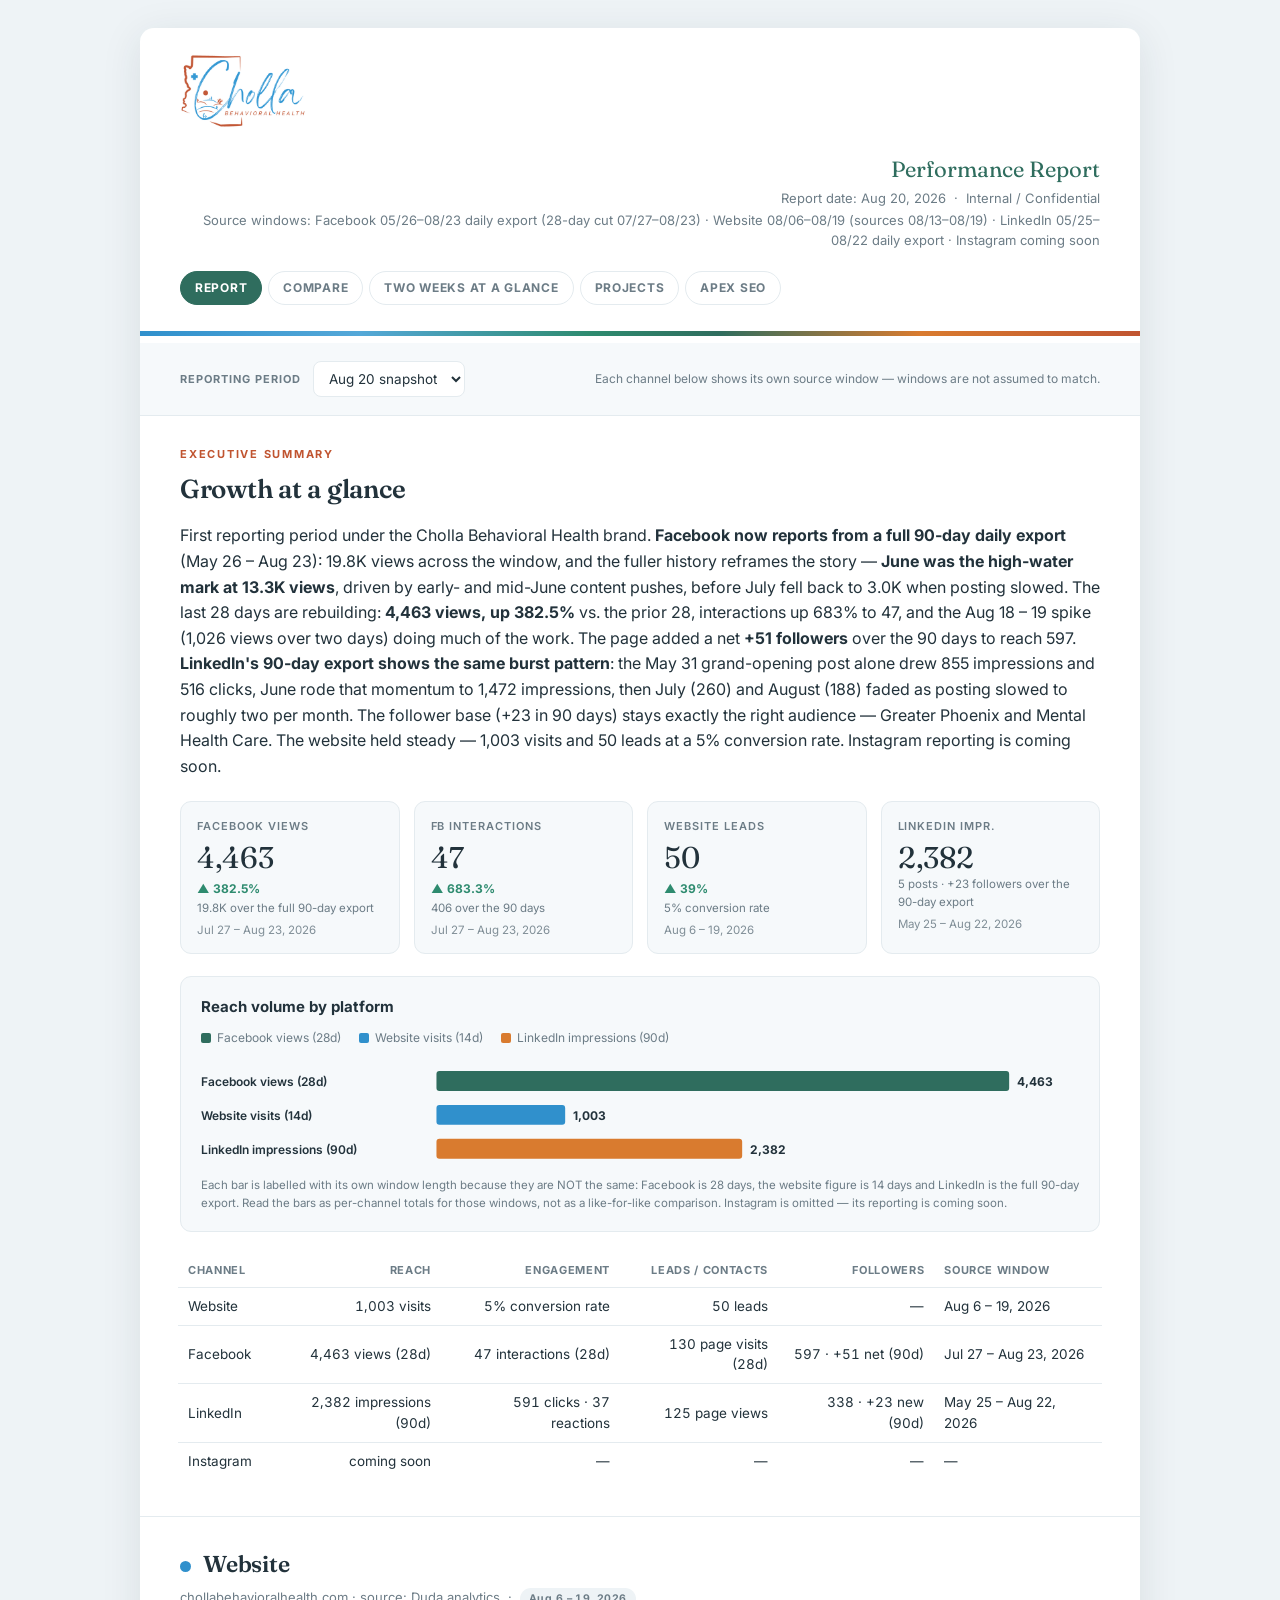
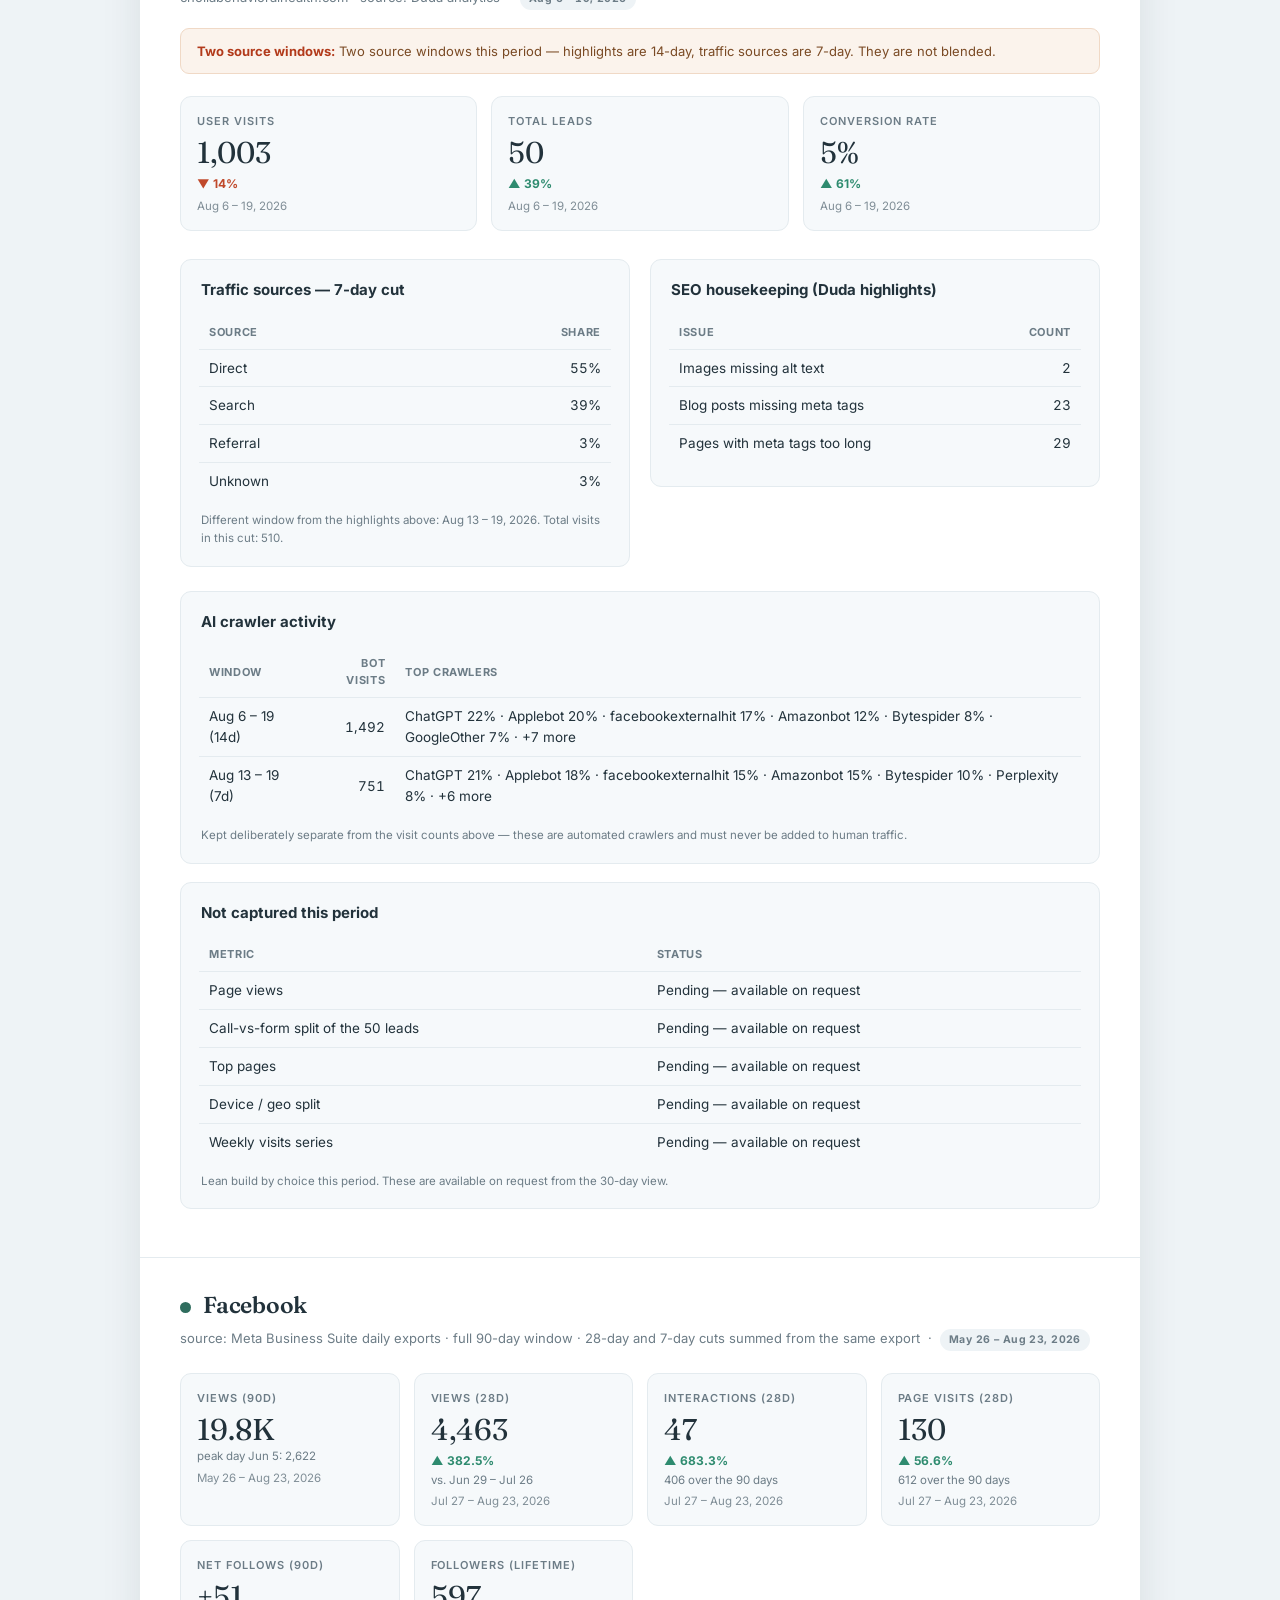
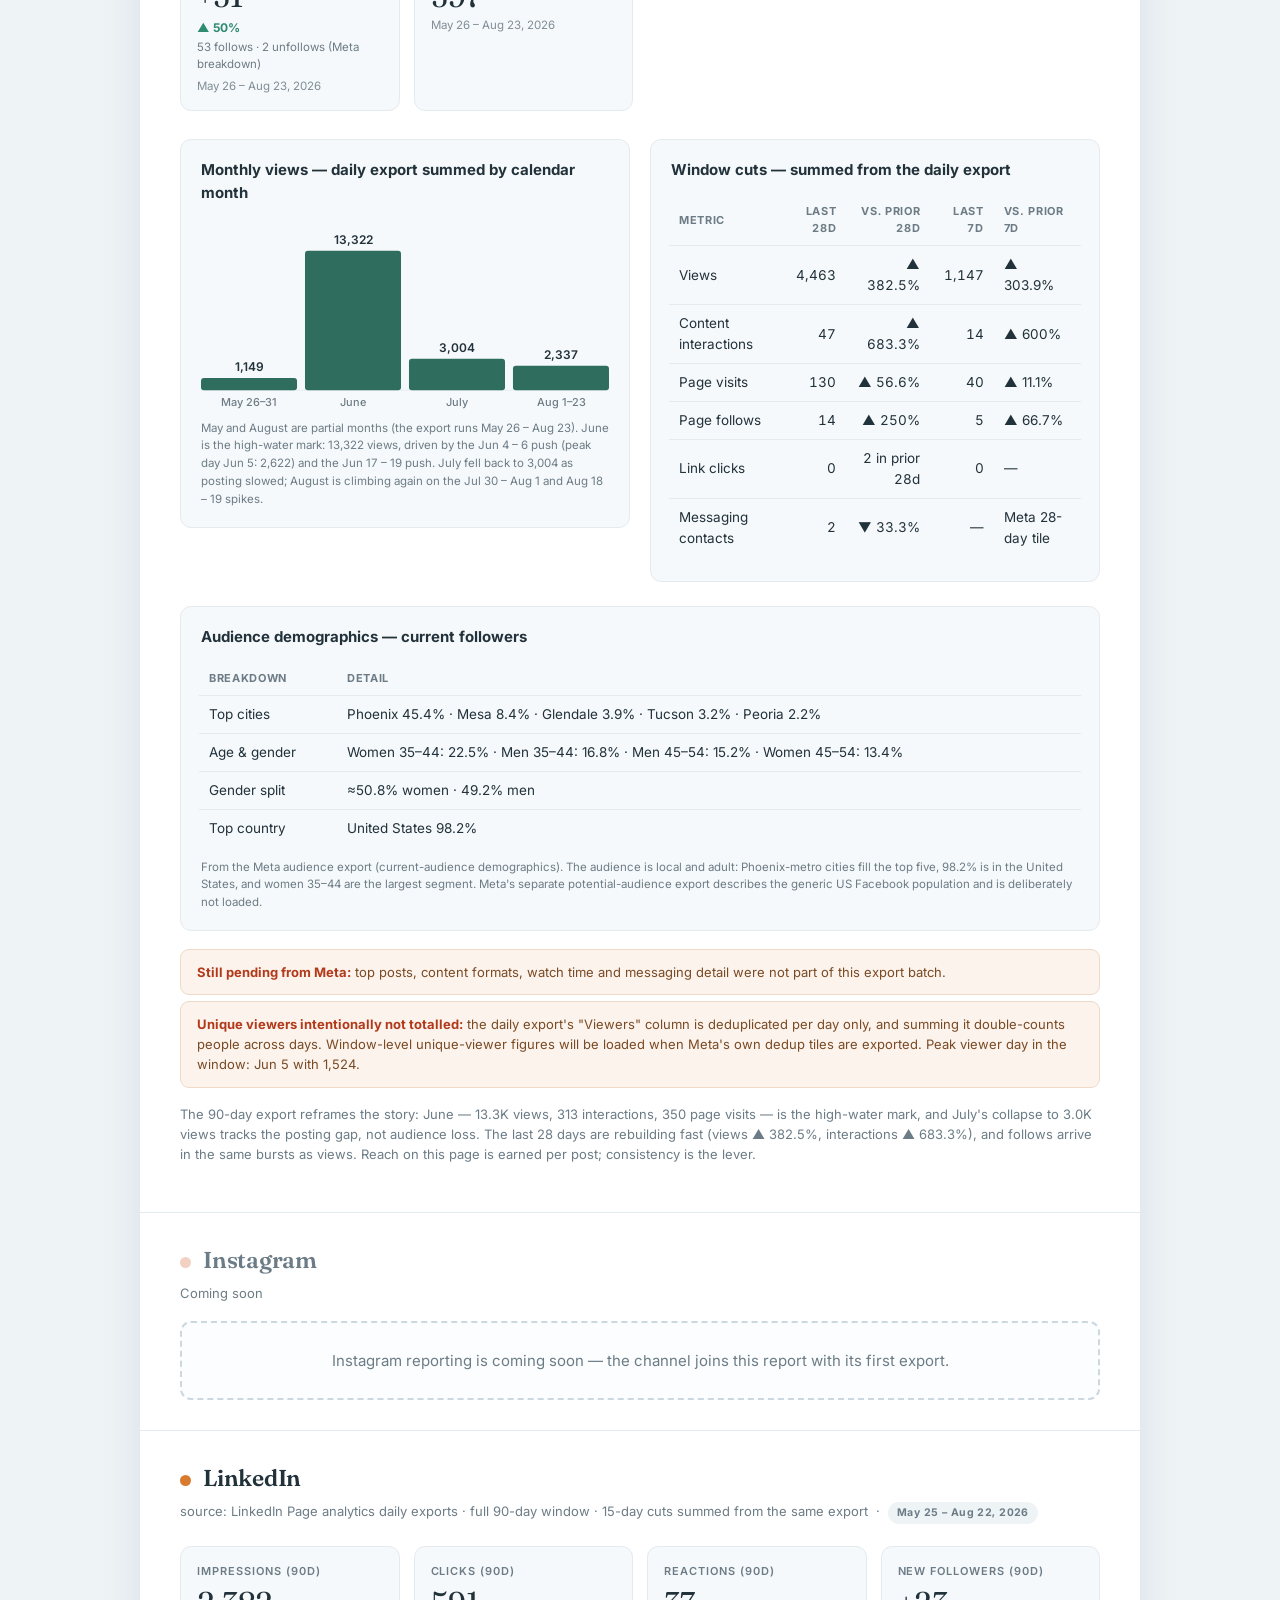
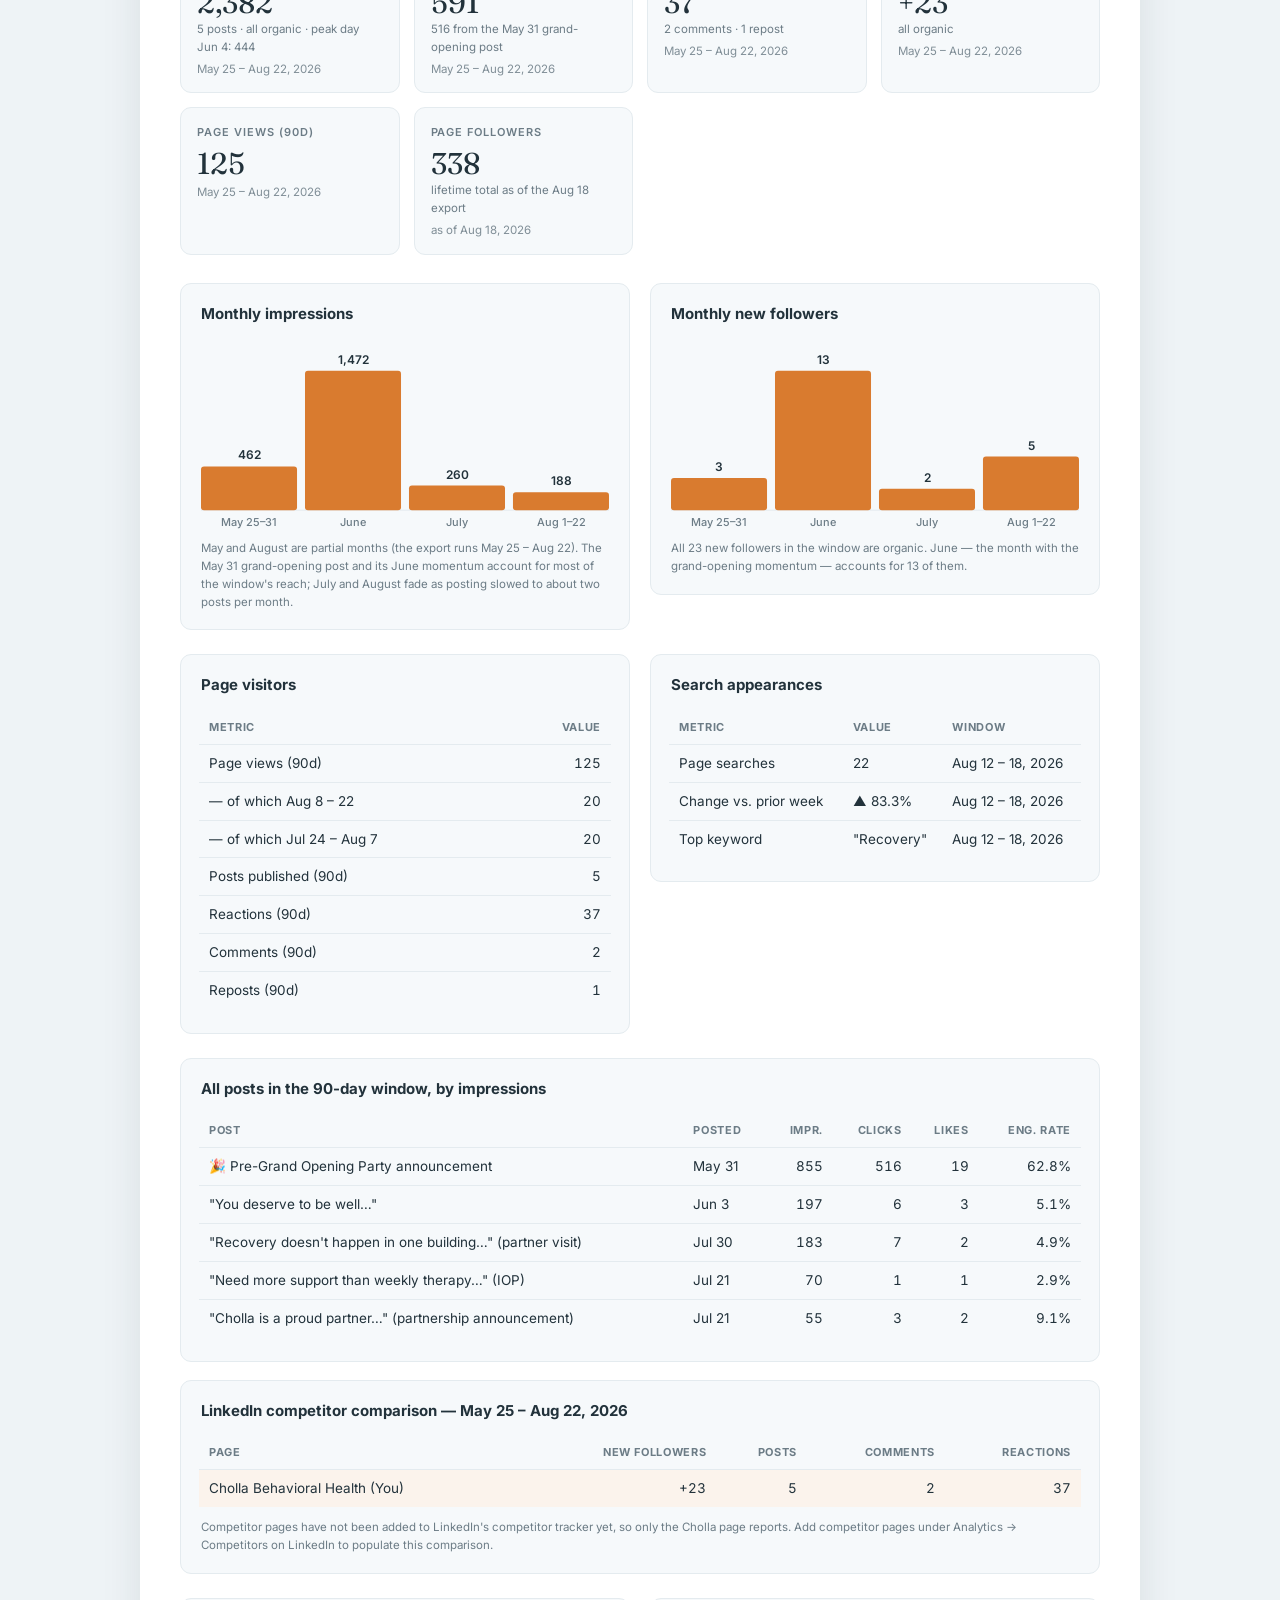
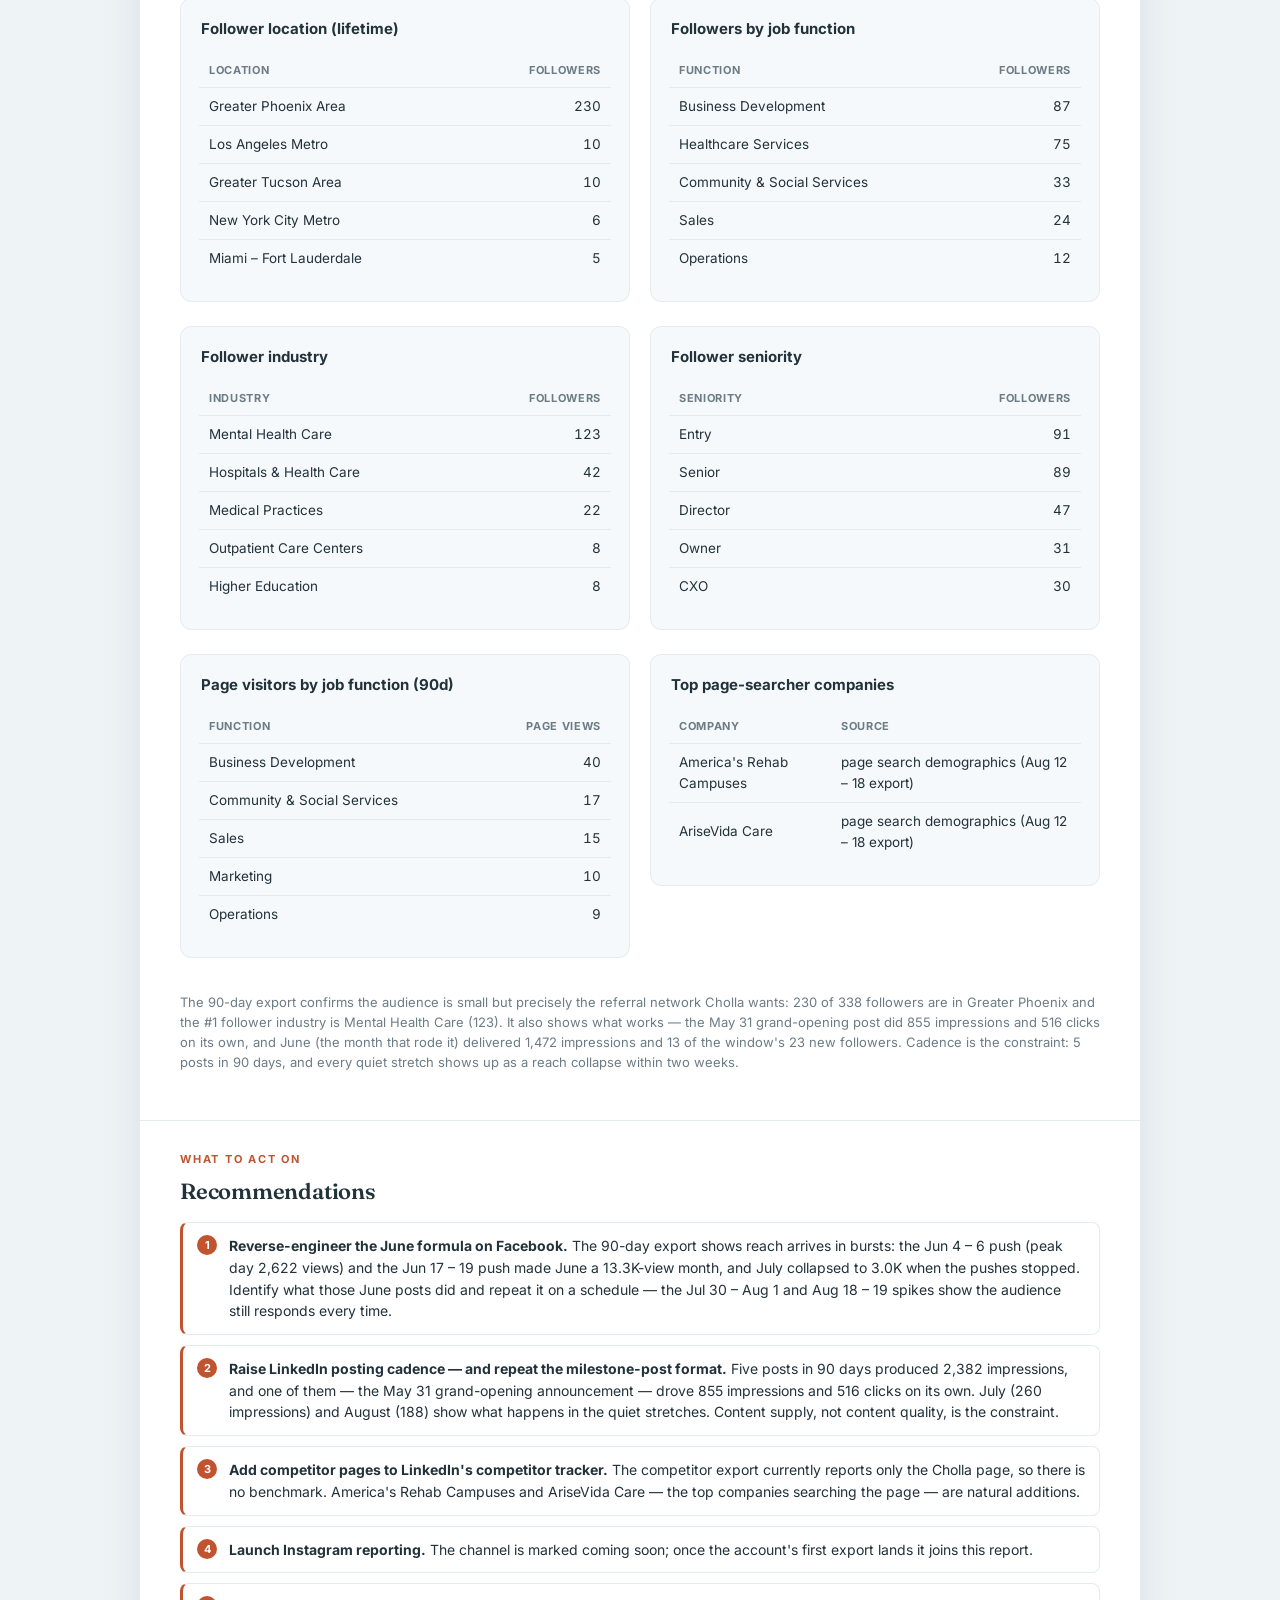
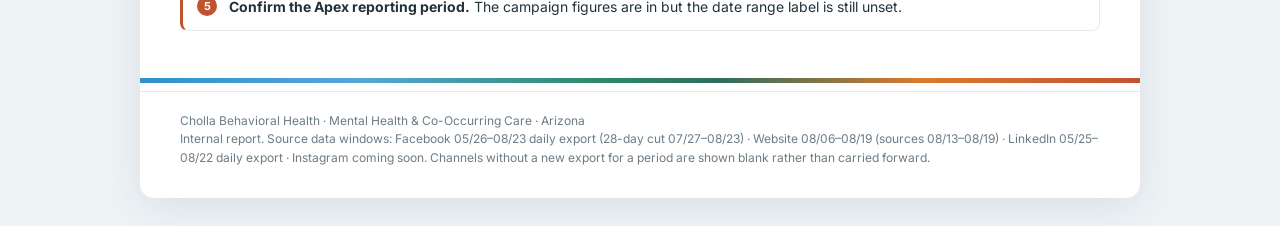
<file: index.html>
<!DOCTYPE html>
<html lang="en"><head><meta charset="utf-8">
<meta name="viewport" content="width=device-width, initial-scale=1">
<title>Cholla Behavioral Health — Performance Report</title>
<link rel="preconnect" href="https://fonts.googleapis.com">
<link href="https://fonts.googleapis.com/css2?family=Fraunces:opsz,wght@9..144,500;9..144,600&family=Inter:wght@400;500;600;700&display=swap" rel="stylesheet">
<link rel="stylesheet" href="report.css">
</head>
<body><div class="sheet" id="sheet"></div>
<script src="data.js"></script>
<script src="ui.js"></script>
<script>
/* ── channel section renderers ───────────────────────────────────────── */
function renderWebsite(c) {
  var meta = CHANNEL_META.website;
  if (!c.measured) { return mutedSection('website', c); }
  var s = '<section>' + sechead(meta.name, meta.color, c.source, c.window) +
    (c.windowNote ? '<div class="warn" style="margin:0 0 16px"><b>Two source windows:</b> ' + esc(c.windowNote) + '</div>' : '') +
    kpis(c.kpis, c.kpis.length === 3 ? 3 : null);

  if (c.weekly) {
    s += grid2(
      card(c.weekly.title, vbar(c.weekly.series, meta.color, chartW(true)), c.weekly.note),
      card(c.sources.title, table(c.sources.head, c.sources.rows), c.sources.note)
    );
  } else {
    s += grid2(
      card(c.sources.title, table(c.sources.head, c.sources.rows), c.sources.note),
      card(c.seo.title, table(c.seo.head, c.seo.rows))
    );
  }
  if (c.topPages) { s += card(c.topPages.title, table(c.topPages.head, c.topPages.rows)); }
  if (c.crawlers) { s += card(c.crawlers.title, table(c.crawlers.head, c.crawlers.rows), c.crawlers.note); }
  if (c.pending) {
    s += card('Not captured this period',
      table(['Metric', 'Status'], c.pending.map(function (x) { return [x, 'Pending — available on request']; })),
      c.pendingNote);
  }
  if (c.footnote) { s += '<p class="sub">' + c.footnote + '</p>'; }
  return s + '</section>';
}

function renderFacebook(c) {
  var meta = CHANNEL_META.facebook;
  if (!c.measured) { return mutedSection('facebook', c); }
  var s = '<section>' + sechead(meta.name, meta.color, c.source, c.window) + kpis(c.kpis);

  s += grid2(
    card(c.weekly.title, vbar(c.weekly.series, meta.color, chartW(true)), c.weekly.note),
    c.formats
      ? card(c.formats.title, hbar(c.formats.series, { barX: c.formats.barX, color: meta.color, W: chartW(true) }), c.formats.note)
      : card(c.supporting.title, table(c.supporting.head, c.supporting.rows))
  );
  if (c.topPosts) {
    s += c.peers
      ? grid2(card(c.topPosts.title, table(c.topPosts.head, c.topPosts.rows)),
              card(c.peers.title, table(c.peers.head, c.peers.rows), c.peers.note))
      : card(c.topPosts.title, table(c.topPosts.head, c.topPosts.rows));
  }
  if (c.audience) { s += card(c.audience.title, table(c.audience.head, c.audience.rows), c.audience.note); }
  if (c.pendingNote) { s += '<div class="warn">' + c.pendingNote + '</div>'; }
  if (c.warn) { s += '<div class="warn">' + c.warn + '</div>'; }
  if (c.footnote) { s += '<p class="sub" style="margin-top:16px">' + c.footnote + '</p>'; }
  return s + '</section>';
}

function renderInstagram(c) {
  var meta = CHANNEL_META.instagram;
  if (!c.measured) { return mutedSection('instagram', c); }
  return '<section>' + sechead(meta.name, meta.color, c.source, c.window) +
    kpis(c.kpis) +
    grid2(
      card(c.weekly.title, vbar(c.weekly.series, meta.color, chartW(true))),
      card(c.viewSources.title, table(c.viewSources.head, c.viewSources.rows), c.viewSources.note)
    ) +
  '</section>';
}

function renderLinkedIn(c) {
  var meta = CHANNEL_META.linkedin;
  if (!c.measured) { return mutedSection('linkedin', c); }
  var s = '<section>' + sechead(meta.name, meta.color, c.source, c.window) + kpis(c.kpis);

  if (c.weekly) {
    s += grid2(card(c.weekly.title, vbar(c.weekly.series, meta.color, chartW(true)), c.weekly.note),
               card(c.visitors.title, table(c.visitors.head, c.visitors.rows)));
    if (c.search) { s += card(c.search.title, table(c.search.head, c.search.rows)); }
  } else if (c.monthly) {
    s += grid2(card(c.monthly.title, vbar(c.monthly.series, meta.color, chartW(true)), c.monthly.note),
               card(c.monthlyFollowers.title, vbar(c.monthlyFollowers.series, meta.color, chartW(true)), c.monthlyFollowers.note));
    s += grid2(card(c.visitors.title, table(c.visitors.head, c.visitors.rows)),
               card(c.search.title, table(c.search.head, c.search.rows)));
  }

  s += card(c.topPosts.title, table(c.topPosts.head, c.topPosts.rows));

  if (c.showCompetitors) {
    s += card(COMPETITORS.title + ' — ' + COMPETITORS.window,
      table(COMPETITORS.head, COMPETITORS.rows, { highlight: COMPETITORS.youIndex }),
      COMPETITORS.note);
  }

  if (c.location && c.jobFunction) {
    s += grid2(card(c.location.title, table(c.location.head, c.location.rows)),
               card(c.jobFunction.title, table(c.jobFunction.head, c.jobFunction.rows)));
  }
  if (c.industry && c.seniority) {
    s += grid2(card(c.industry.title, table(c.industry.head, c.industry.rows)),
               card(c.seniority.title, table(c.seniority.head, c.seniority.rows)));
  }
  if (c.visitorFunction && c.searchingCompanies) {
    s += grid2(card(c.visitorFunction.title, table(c.visitorFunction.head, c.visitorFunction.rows)),
               card(c.searchingCompanies.title, table(c.searchingCompanies.head, c.searchingCompanies.rows)));
  }
  if (c.warn) { s += '<div class="warn">' + c.warn + '</div>'; }
  if (c.footnote) { s += '<p class="sub" style="margin-top:16px">' + c.footnote + '</p>'; }
  return s + '</section>';
}

function mutedSection(key, c) {
  var meta = CHANNEL_META[key];
  if (c.comingSoon) {
    return '<section class="muted">' +
      '<div class="sechead"><span class="dot" style="background:' + meta.color + '"></span><h2>' + meta.name + '</h2></div>' +
      '<p class="sub">Coming soon</p>' +
      '<div class="placeholder">' + meta.name + ' reporting is coming soon — the channel joins this report with its first export.</div>' +
    '</section>';
  }
  return '<section class="muted">' +
    '<div class="sechead"><span class="dot" style="background:' + meta.color + '"></span><h2>' + meta.name + '</h2></div>' +
    '<p class="sub">' + (c.pending ? 'Verified export pending' : 'No export available for this reporting period') + '</p>' +
    (c.pending ? pendingExport(c.plannedWindow, c.lastWindow) : noExport(c.lastWindow)) +
  '</section>';
}

/* ── executive summary ───────────────────────────────────────────────── */
function renderSummary(snap) {
  var s = snap.summary;
  var legend = '<div class="legend">';
  s.reach.forEach(function (d) { legend += '<span><i style="background:' + d.color + '"></i>' + esc(d.label) + '</span>'; });
  legend += '</div>';

  return '<section>' +
    '<div class="eyebrow">Executive summary</div>' +
    '<h2 style="font-size:26px;margin:6px 0 0">Growth at a glance</h2>' +
    '<p class="lead">' + s.lead + '</p>' +
    kpis(s.kpis) +
    '<div class="card"><h3>Reach volume by platform</h3>' + legend + hbar(s.reach, { barX: 150, W: chartW(false) }) +
      (s.reachNote ? '<p class="note" style="font-size:11.5px;color:var(--muted);margin:6px 0 0">' + s.reachNote + '</p>' : '') +
    '</div>' +
    table(s.rollup.head, s.rollup.rows, { numeric: function (i) { return i > 0 && i < 5; } }) +
  '</section>';
}

function renderRecommendations(snap) {
  var s = '<section><div class="eyebrow">What to act on</div>' +
          '<h2 style="font-size:22px;margin:6px 0 14px">Recommendations</h2><ol class="flags">';
  snap.recommendations.forEach(function (r) { s += '<li>' + r + '</li>'; });
  return s + '</ol></section>';
}

/* ── period selector + full render ───────────────────────────────────── */
function periodBar(currentId) {
  var s = '<div class="periodbar"><label for="period">Reporting period</label>' +
          '<select id="period" aria-label="Reporting period">';
  REPORT_ORDER.forEach(function (id) {
    s += '<option value="' + id + '"' + (id === currentId ? ' selected' : '') + '>' + esc(REPORTS[id].label) + '</option>';
  });
  s += '</select><span class="meta">Each channel below shows its own source window — windows are not assumed to match.</span></div>';
  return s;
}

function render(id) {
  _current = id;
  var snap = REPORTS[id];
  var ch = snap.channels;
  document.getElementById('sheet').innerHTML =
    pageHeader('Performance Report',
      'Report date: ' + esc(snap.reportDate) + ' &nbsp;·&nbsp; Internal / Confidential',
      'Source windows: ' + esc(snap.dataLine), 'report') +
    periodBar(id) +
    renderSummary(snap) +
    renderWebsite(ch.website) +
    renderFacebook(ch.facebook) +
    renderInstagram(ch.instagram) +
    renderLinkedIn(ch.linkedin) +
    renderRecommendations(snap) +
    pageFooter(snap.dataLine);

  applyDataLabels();
  document.getElementById('period').addEventListener('change', function () {
    render(this.value);
    document.getElementById('period').focus();
  });
  document.title = 'Cholla Behavioral Health — ' + snap.label;
}

var _current = REPORT_ORDER[0], _w = 0, _t;
function renderCurrent() { _w = chartW(false); render(_current); }
window.addEventListener('resize', function () {
  clearTimeout(_t);
  _t = setTimeout(function () { if (chartW(false) !== _w) { renderCurrent(); } }, 180);
});
renderCurrent();
</script>
</body></html>
</file>
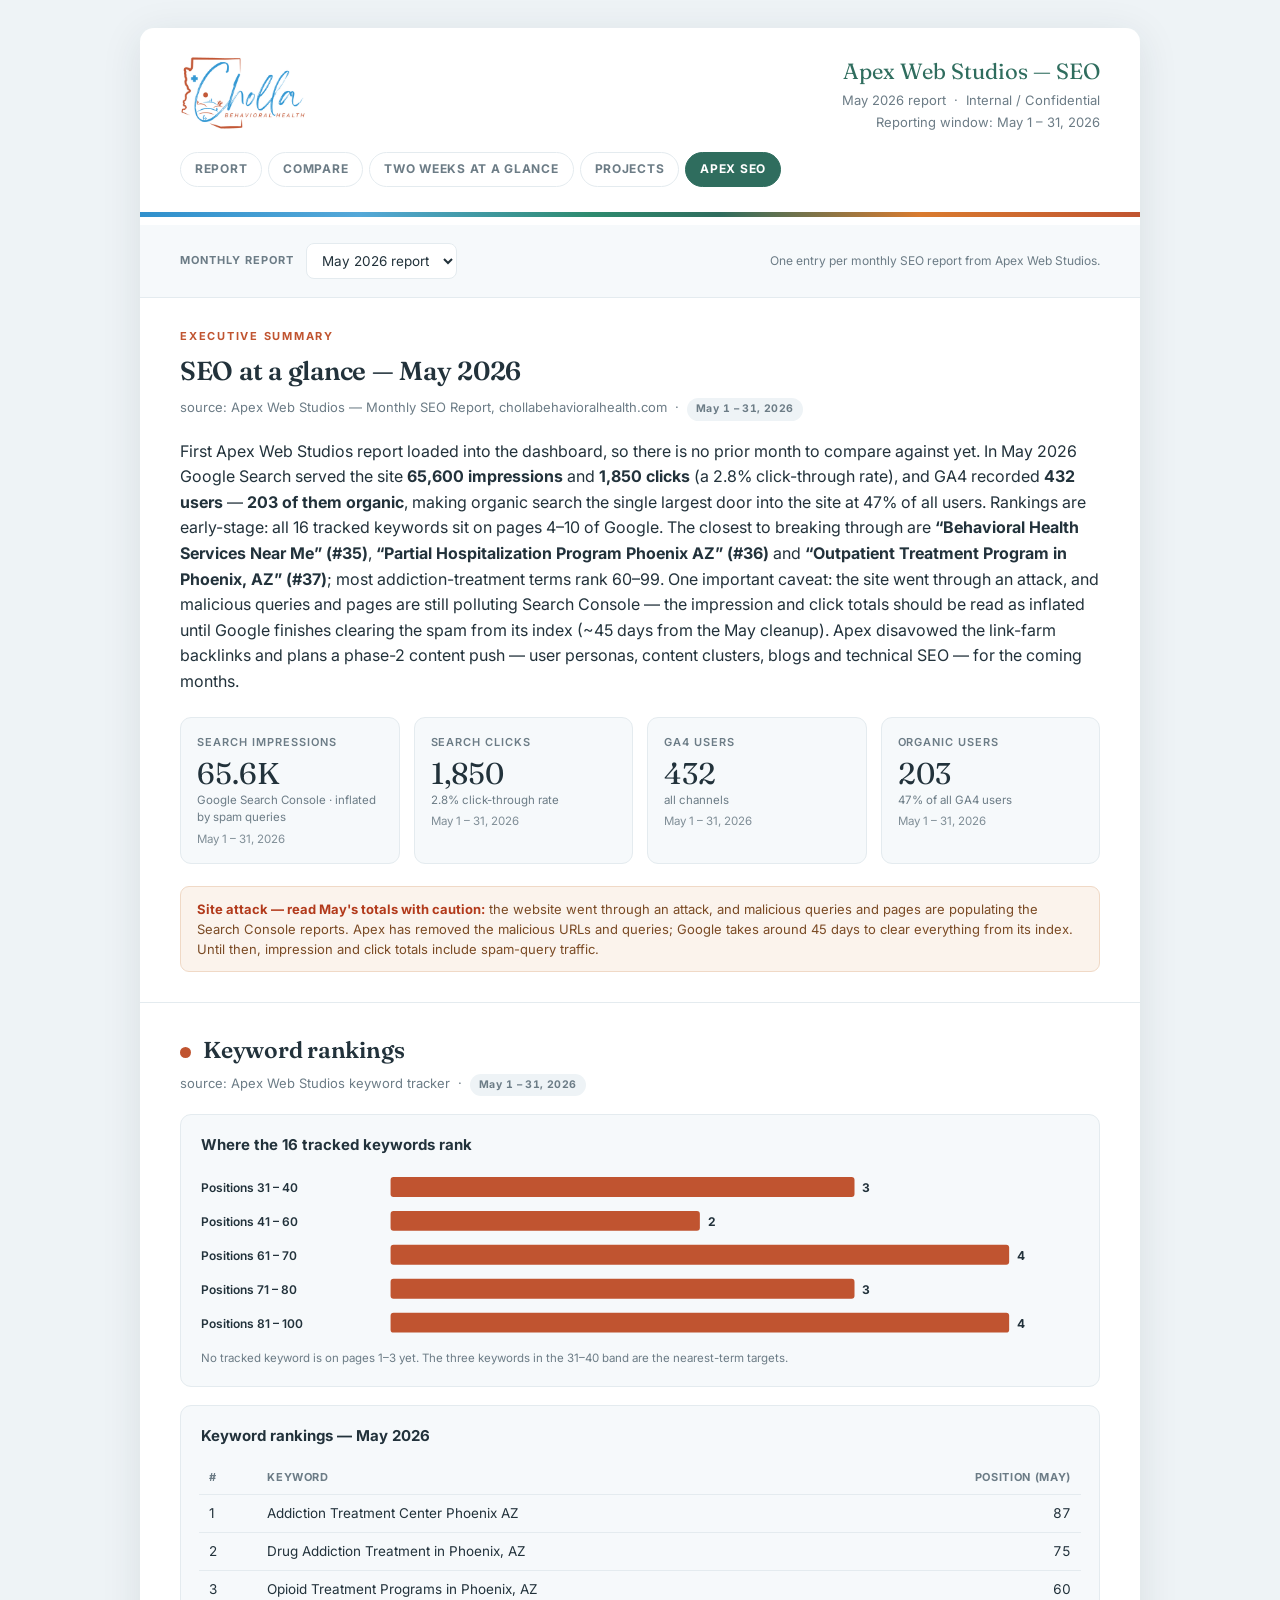
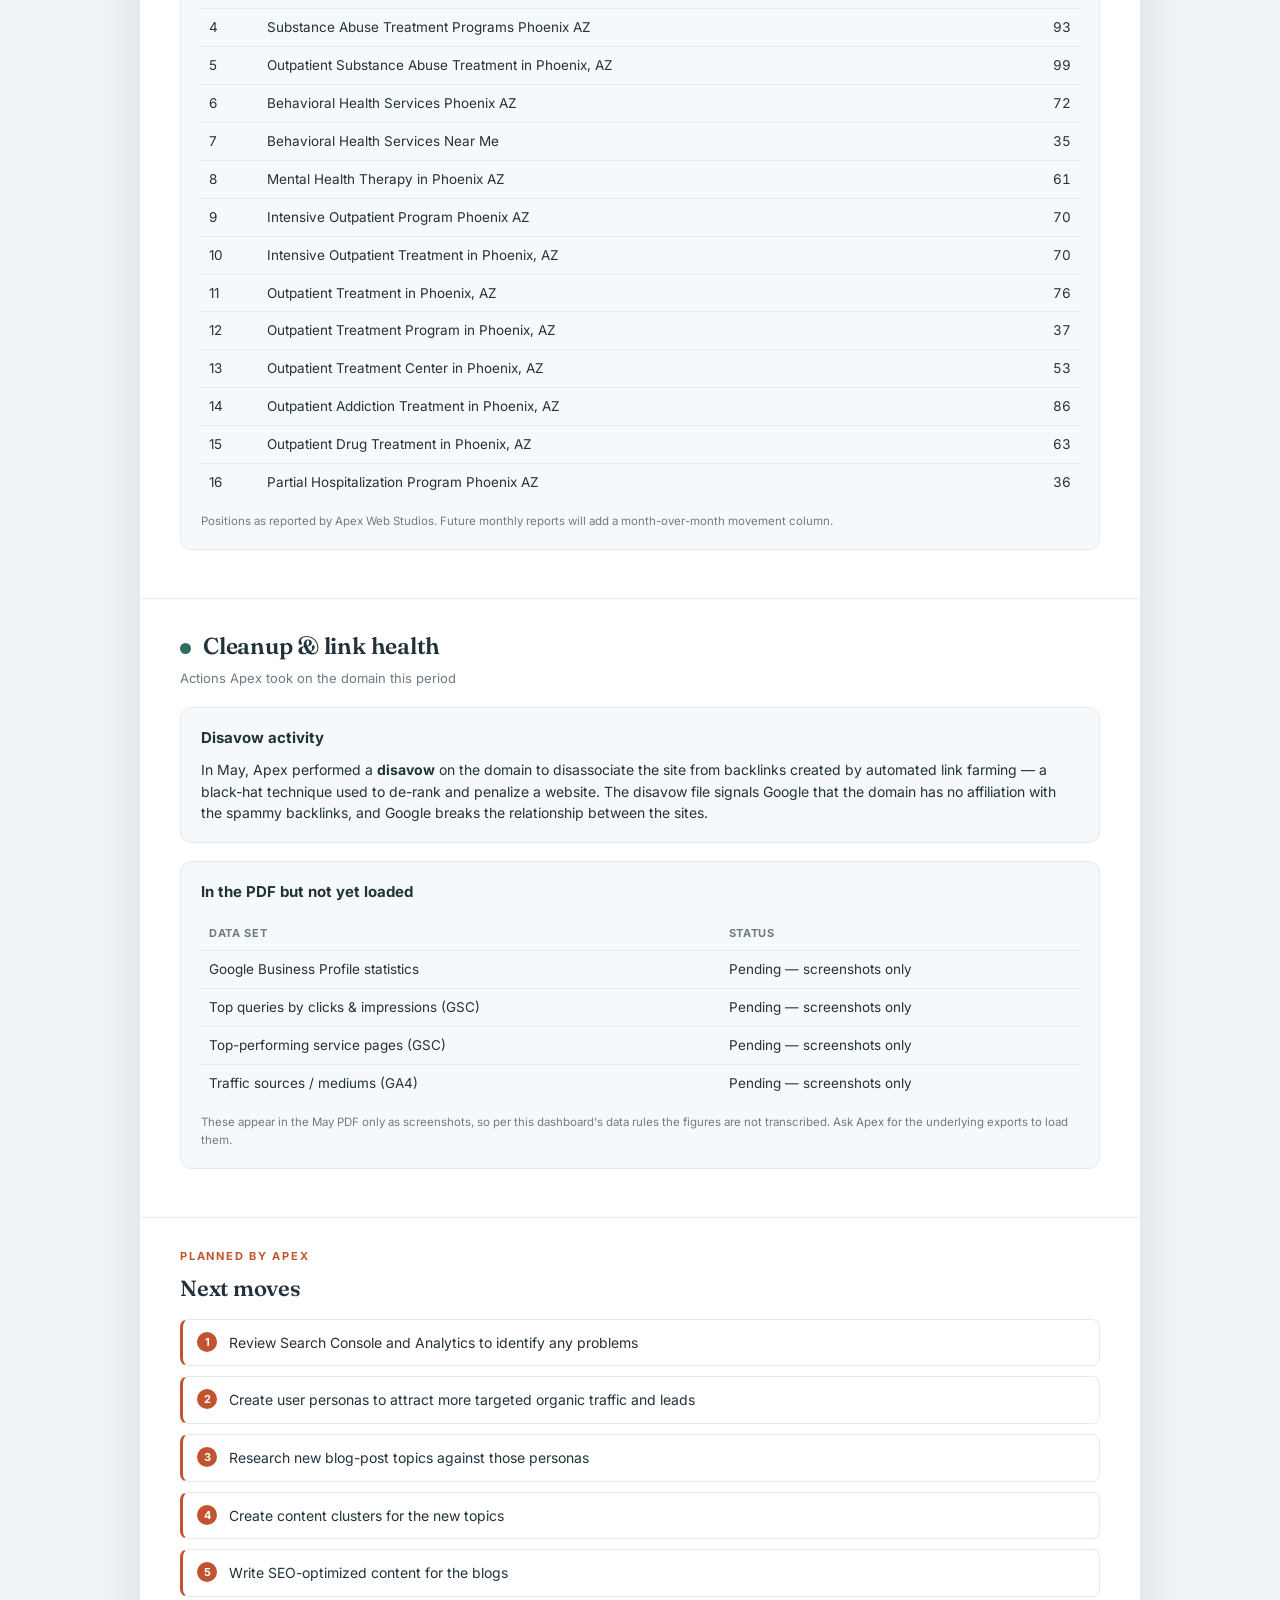
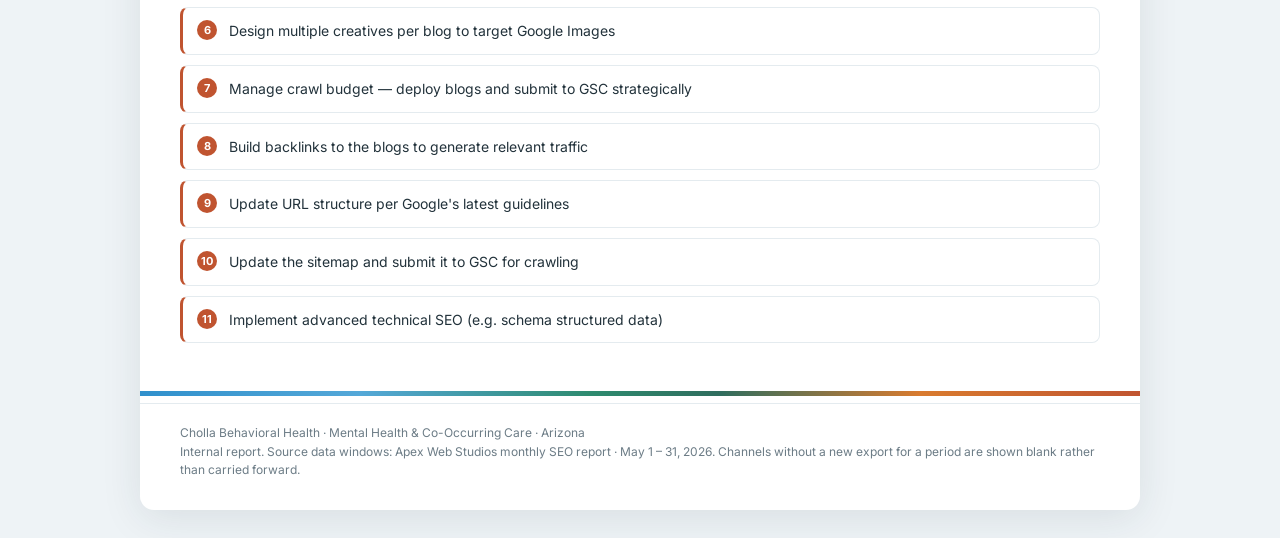
<file: apex.html>
<!DOCTYPE html>
<html lang="en"><head><meta charset="utf-8">
<meta name="viewport" content="width=device-width, initial-scale=1">
<title>Cholla Behavioral Health — Apex Web Studios SEO</title>
<link rel="preconnect" href="https://fonts.googleapis.com">
<link href="https://fonts.googleapis.com/css2?family=Fraunces:opsz,wght@9..144,500;9..144,600&family=Inter:wght@400;500;600;700&display=swap" rel="stylesheet">
<link rel="stylesheet" href="report.css">
</head>
<body><div class="sheet" id="sheet"></div>
<script src="data.js"></script>
<script src="ui.js"></script>
<script>
/* ── report selector (mirrors the period bar on the Report page) ─────── */
function apexBar(currentId) {
  var s = '<div class="periodbar"><label for="apexReport">Monthly report</label>' +
          '<select id="apexReport" aria-label="Monthly report">';
  APEX_SEO_ORDER.forEach(function (id) {
    s += '<option value="' + id + '"' + (id === currentId ? ' selected' : '') + '>' + esc(APEX_SEO[id].label) + '</option>';
  });
  s += '</select><span class="meta">One entry per monthly SEO report from Apex Web Studios.</span></div>';
  return s;
}

function renderSeoSummary(r) {
  return '<section>' +
    '<div class="eyebrow">Executive summary</div>' +
    '<h2 style="font-size:26px;margin:6px 0 0">SEO at a glance — ' + esc(r.label.replace(' report', '')) + '</h2>' +
    '<p class="sub" style="margin-top:6px">' + esc(r.source) + ' &nbsp;·&nbsp; <span class="win-chip">' + esc(r.window) + '</span></p>' +
    '<p class="lead">' + r.summary.lead + '</p>' +
    kpis(r.summary.kpis) +
    '<div class="warn">' + r.attackWarn + '</div>' +
  '</section>';
}

function renderSeoRankings(r) {
  var meta = CHANNEL_META.apex;
  return '<section>' +
    '<div class="sechead"><span class="dot" style="background:' + meta.color + '"></span><h2>Keyword rankings</h2></div>' +
    '<p class="sub">source: Apex Web Studios keyword tracker &nbsp;·&nbsp; <span class="win-chip">' + esc(r.window) + '</span></p>' +
    card(r.distribution.title, hbar(r.distribution.series, { color: meta.color, W: chartW(false) }), r.distribution.note) +
    card(r.keywords.title, table(r.keywords.head, r.keywords.rows), r.keywords.note) +
  '</section>';
}

function renderSeoActivity(r) {
  return '<section>' +
    '<div class="sechead"><span class="dot" style="background:var(--teal)"></span><h2>Cleanup &amp; link health</h2></div>' +
    '<p class="sub">Actions Apex took on the domain this period</p>' +
    card('Disavow activity', '<p style="margin:0;font-size:14px">' + r.disavow + '</p>') +
    card('In the PDF but not yet loaded',
      table(['Data set', 'Status'], r.pending.items.map(function (x) { return [x, 'Pending — screenshots only']; })),
      r.pending.note) +
  '</section>';
}

function renderSeoNextMoves(r) {
  var s = '<section><div class="eyebrow">Planned by Apex</div>' +
          '<h2 style="font-size:22px;margin:6px 0 14px">Next moves</h2><ol class="flags">';
  r.nextMoves.forEach(function (x) { s += '<li>' + esc(x) + '</li>'; });
  return s + '</ol></section>';
}

function render(id) {
  _current = id;
  var r = APEX_SEO[id];
  document.getElementById('sheet').innerHTML =
    pageHeader('Apex Web Studios — SEO',
      esc(r.label) + ' &nbsp;·&nbsp; Internal / Confidential',
      'Reporting window: ' + esc(r.window), 'apex') +
    apexBar(id) +
    renderSeoSummary(r) +
    renderSeoRankings(r) +
    renderSeoActivity(r) +
    renderSeoNextMoves(r) +
    pageFooter('Apex Web Studios monthly SEO report · ' + r.window);

  applyDataLabels();
  document.getElementById('apexReport').addEventListener('change', function () {
    render(this.value);
    document.getElementById('apexReport').focus();
  });
  document.title = 'Cholla Behavioral Health — Apex SEO · ' + r.label;
}

var _current = APEX_SEO_ORDER[0], _w = 0, _t;
function renderCurrent() { _w = chartW(false); render(_current); }
window.addEventListener('resize', function () {
  clearTimeout(_t);
  _t = setTimeout(function () { if (chartW(false) !== _w) { renderCurrent(); } }, 180);
});
renderCurrent();
</script>
</body></html>
</file>
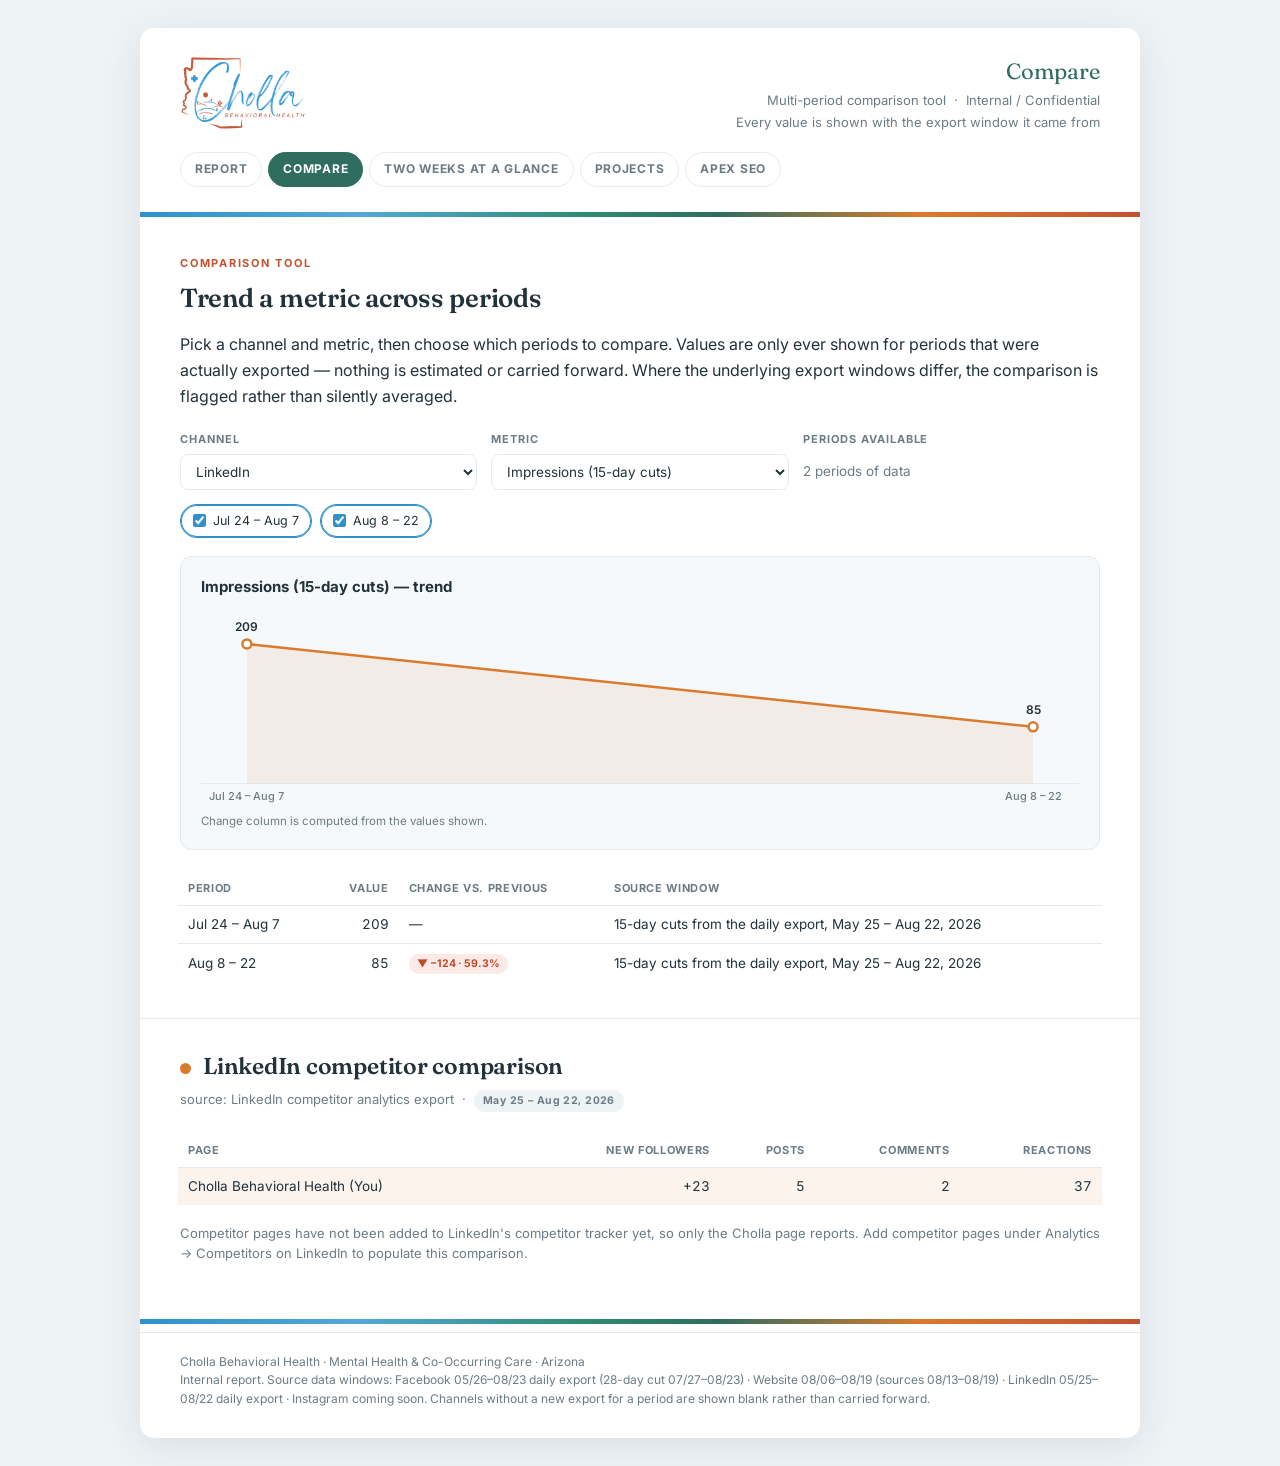
<file: compare.html>
<!DOCTYPE html>
<html lang="en"><head><meta charset="utf-8">
<meta name="viewport" content="width=device-width, initial-scale=1">
<title>Cholla Behavioral Health — Compare</title>
<link rel="preconnect" href="https://fonts.googleapis.com">
<link href="https://fonts.googleapis.com/css2?family=Fraunces:opsz,wght@9..144,500;9..144,600&family=Inter:wght@400;500;600;700&display=swap" rel="stylesheet">
<link rel="stylesheet" href="report.css">
</head>
<body><div class="sheet" id="sheet"></div>
<script src="data.js"></script>
<script src="ui.js"></script>
<script>
var state = { channel: 'linkedin', metric: 'Impressions (15-day cuts)', off: {} };

function metricsFor(ch) { return Object.keys(SERIES[ch]); }
function pointsFor() { return SERIES[state.channel][state.metric] || []; }
function keyOf(i) { return state.channel + '|' + state.metric + '|' + i; }
function isOn(i) { return !state.off[keyOf(i)]; }
function selected() { return pointsFor().filter(function (p, i) { return isOn(i); }); }

function controls() {
  var s = '<div class="controls">';
  s += '<div class="f"><label for="chan">Channel</label><select id="chan">';
  Object.keys(SERIES).forEach(function (c) {
    s += '<option value="' + c + '"' + (c === state.channel ? ' selected' : '') + '>' + esc(CHANNEL_META[c].name) + '</option>';
  });
  s += '</select></div>';

  s += '<div class="f"><label for="met">Metric</label><select id="met">';
  metricsFor(state.channel).forEach(function (mname) {
    s += '<option value="' + esc(mname) + '"' + (mname === state.metric ? ' selected' : '') + '>' + esc(mname) + '</option>';
  });
  s += '</select></div>';

  var pts = pointsFor();
  s += '<div class="f"><label>Periods available</label><div style="font-size:13.5px;padding-top:7px;color:var(--muted)">' +
       pts.length + ' period' + (pts.length === 1 ? '' : 's') + ' of data</div></div>';
  s += '</div>';

  if (pts.length > 1) {
    s += '<div class="pointpick" id="pick">';
    pts.forEach(function (p, i) {
      s += '<label class="p' + (isOn(i) ? ' on' : '') + '"><input type="checkbox" data-i="' + i + '"' +
           (isOn(i) ? ' checked' : '') + '>' + esc(p.label) + '</label>';
    });
    s += '</div>';
  }
  return s;
}

function results() {
  var pts = selected(), color = CHANNEL_META[state.channel].color;
  if (pts.length < 2) {
    return '<div class="empty">Not enough periods yet — add more exports to trend this.' +
           (pointsFor().length > 1 ? '<br><span style="font-size:12px">Select at least two periods above.</span>' : '') +
           '</div>';
  }

  var windows = {};
  pts.forEach(function (p) { windows[p.w] = 1; });
  var mixed = Object.keys(windows).length > 1;

  var head = ['Period', 'Value', 'Change vs. previous', 'Source window'];
  var rows = pts.map(function (p, i) {
    var chg = '—';
    if (i > 0 && !mixed) {
      var d = p.value - pts[i - 1].value;
      var pct = pts[i - 1].value ? Math.round(Math.abs(d) / pts[i - 1].value * 1000) / 10 : 0;
      var t = d > 0 ? 'hi' : (d < 0 ? 'lo' : 'eq');
      chg = '<span class="tag ' + t + '">' + (d > 0 ? '▲ +' : (d < 0 ? '▼ −' : '')) + fmt(Math.abs(d)) +
            (pts[i - 1].value ? ' · ' + pct + '%' : '') + '</span>';
    } else if (i > 0 && mixed) {
      chg = '<span class="tag eq">n/a — windows differ</span>';
    }
    return [esc(p.label) + (p.partial ? ' <span class="win-chip">' + esc(p.partial) + '</span>' : ''),
            fmt(p.value), chg, esc(p.w)];
  });

  var out = card(state.metric + ' — trend', trend(pts, color, chartW(false)),
    mixed ? null : 'Change column is computed from the values shown.');
  out += table(head, rows, { numeric: function (i) { return i === 1; } });
  return out;
}

function contextSection() {
  var ctx = contextFor(state.channel);
  if (!ctx) { return ''; }
  var color = CHANNEL_META[state.channel].color;

  if (ctx.kind === 'competitors') {
    return '<section>' +
      sechead(COMPETITORS.title, color, COMPETITORS.source, COMPETITORS.window) +
      table(COMPETITORS.head, COMPETITORS.rows, { highlight: COMPETITORS.youIndex }) +
      '<p class="sub" style="margin-top:12px">' + COMPETITORS.note + '</p>' +
    '</section>';
  }
  if (ctx.kind === 'apex') {
    var B = APEX;
    return '<section>' +
      sechead(B.title, color, B.source, B.window) +
      grid2(
        '<div class="card"><h3>' + esc(B.listings.title) + '</h3>' + table(B.listings.head, B.listings.rows) + '</div>',
        '<div class="card"><h3>' + esc(B.reputation.title) + '</h3>' + table(B.reputation.head, B.reputation.rows) + '</div>'
      ) +
      kpis(B.gmb, 3) +
      grid2(
        '<div class="card"><h3>' + esc(B.rankings.title) + '</h3>' +
          table(B.rankings.head, B.rankings.rows, { numeric: function () { return false; } }) + '</div>',
        '<div class="card"><h3>' + esc(B.distribution.title) + '</h3>' +
          table(B.distribution.head, B.distribution.rows) + '</div>'
      ) +
      '<div class="warn">' + B.warn + '</div>' +
    '</section>';
  }
  if (ctx.kind === 'table') {
    return '<section>' +
      sechead(ctx.title, color, ctx.source, ctx.window) +
      table(ctx.head, ctx.rows) +
      (ctx.note ? '<p class="sub" style="margin-top:12px">' + ctx.note + '</p>' : '') +
    '</section>';
  }
  return '<section>' +
    sechead(ctx.title, color, 'context for the selected channel', '') +
    '<div class="noexport">' + ctx.body + '</div>' +
  '</section>';
}

function render() {
  var pts = pointsFor();
  if (!pts.length) { state.metric = metricsFor(state.channel)[0]; }

  document.getElementById('sheet').innerHTML =
    pageHeader('Compare',
      'Multi-period comparison tool &nbsp;·&nbsp; Internal / Confidential',
      'Every value is shown with the export window it came from', 'compare') +
    '<section>' +
      '<div class="eyebrow">Comparison tool</div>' +
      '<h2 style="font-size:26px;margin:6px 0 0">Trend a metric across periods</h2>' +
      '<p class="lead">Pick a channel and metric, then choose which periods to compare. Values are only ever shown for ' +
      'periods that were actually exported — nothing is estimated or carried forward. Where the underlying export windows ' +
      'differ, the comparison is flagged rather than silently averaged.</p>' +
      controls() +
      '<div style="margin-top:18px">' + results() + '</div>' +
    '</section>' +
    contextSection() +
    pageFooter(REPORTS[REPORT_ORDER[0]].dataLine);

  applyDataLabels();

  document.getElementById('chan').addEventListener('change', function () {
    state.channel = this.value;
    state.metric = metricsFor(state.channel)[0];
    state.off = {};
    render();
  });
  document.getElementById('met').addEventListener('change', function () {
    state.metric = this.value;
    render();
  });
  var pick = document.getElementById('pick');
  if (pick) {
    pick.addEventListener('change', function (e) {
      var i = e.target.getAttribute('data-i');
      if (i === null) { return; }
      state.off[keyOf(+i)] = !e.target.checked;
      render();
    });
  }
}

var _w = 0, _t;
window.addEventListener('resize', function () {
  clearTimeout(_t);
  _t = setTimeout(function () { if (chartW(false) !== _w) { _w = chartW(false); render(); } }, 180);
});
_w = chartW(false);
render();
</script>
</body></html>
</file>
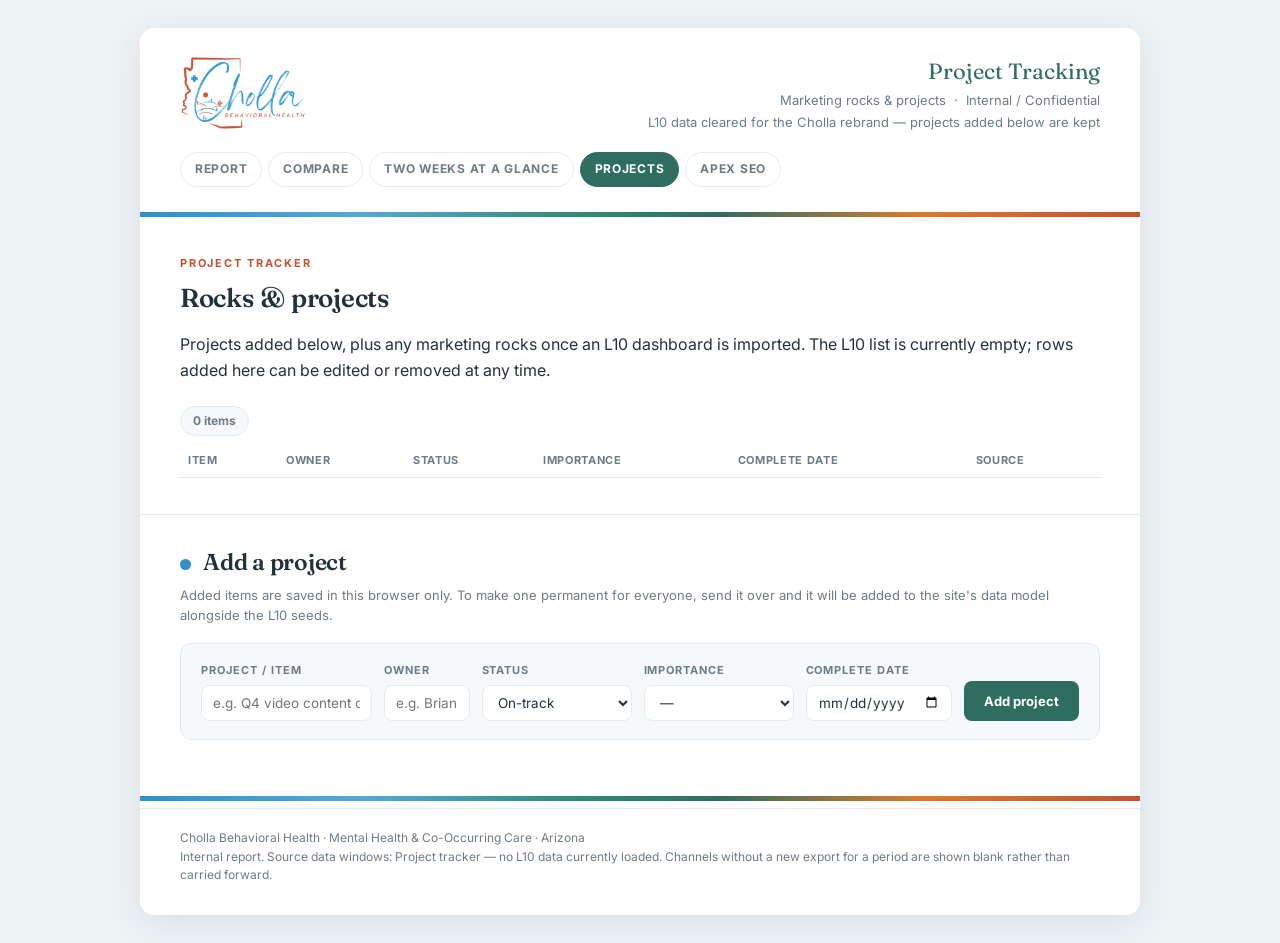
<file: projects.html>
<!DOCTYPE html>
<html lang="en"><head><meta charset="utf-8">
<meta name="viewport" content="width=device-width, initial-scale=1">
<title>Cholla Behavioral Health — Project Tracking</title>
<link rel="preconnect" href="https://fonts.googleapis.com">
<link href="https://fonts.googleapis.com/css2?family=Fraunces:opsz,wght@9..144,500;9..144,600&family=Inter:wght@400;500;600;700&display=swap" rel="stylesheet">
<link rel="stylesheet" href="report.css">
</head>
<body><div class="sheet" id="sheet"></div>
<script src="data.js"></script>
<script src="ui.js"></script>
<script>
/* ── project tracker ──────────────────────────────────────────────────────
   Seed rows come from the L10 dashboard (single source of truth: the L10
   object in data.js). Rows added here are stored in THIS BROWSER's
   localStorage — to make an item permanent for everyone, it goes into
   data.js like the seeds.                                                 */
var STATUSES = ['On-track', 'Off Track', 'In Progress', 'On Hold', 'New', 'Complete'];
var IMPORTANCE = ['Hot', 'Med', 'Cold'];
var LS_KEY = 'src_projects_v1';
var META_KEY = 'src_projects_meta_v1';   /* importance/date set on L10 seed rows */

function seedMeta() {
  try { return JSON.parse(localStorage.getItem(META_KEY)) || {}; } catch (e) { return {}; }
}
function saveSeedMeta(m) { localStorage.setItem(META_KEY, JSON.stringify(m)); }
function impTag(v) {
  if (!v) { return '—'; }
  return '<span class="tag ' + v.toLowerCase() + '">' + esc(v) + '</span>';
}
function fmtDate(iso) {
  if (!iso) { return ''; }
  var p = iso.split('-');
  return p.length === 3 ? p[1] + '/' + p[2] + '/' + p[0] : iso;
}

function seedItems() {
  var meta = seedMeta();
  return L10.rows.map(function (r) {
    var m = meta[r[0]] || {};
    return { title: r[0], owner: 'Brian Reinhart', status: r[1].text,
             importance: m.importance || '', due: m.due || '',
             source: 'L10 dashboard · Aug 20, 2026', seed: true };
  });
}
function customItems() {
  try { return JSON.parse(localStorage.getItem(LS_KEY)) || []; } catch (e) { return []; }
}
function saveCustom(list) { localStorage.setItem(LS_KEY, JSON.stringify(list)); }

function tagFor(status) {
  var s = status.toLowerCase();
  if (s.indexOf('off') === 0) { return 'lo'; }
  if (s === 'on-track' || s === 'complete') { return 'hi'; }
  return 'eq';
}

function chips(items) {
  var counts = {};
  items.forEach(function (i) { counts[i.status] = (counts[i.status] || 0) + 1; });
  var hot = items.filter(function (i) { return i.importance === 'Hot'; }).length;
  var s = '<div class="chips"><span class="c">' + items.length + ' items</span>' +
          (hot ? '<span class="c" style="color:#C0492B">' + hot + ' Hot</span>' : '');
  STATUSES.forEach(function (st) {
    if (counts[st]) { s += '<span class="c">' + counts[st] + ' ' + esc(st) + '</span>'; }
  });
  return s + '</div>';
}

function rowsHtml(items) {
  var s = '';
  items.forEach(function (it) {
    var ref = it.seed ? 'seed:' + it.title : 'custom:' + it.customIdx;
    var statusCell;
    if (it.seed) {
      statusCell = '<span class="tag ' + tagFor(it.status) + '">' + esc(it.status) + '</span>';
    } else {
      statusCell = '<select class="statsel" data-idx="' + it.customIdx + '" aria-label="Status">';
      STATUSES.forEach(function (st) {
        statusCell += '<option' + (st === it.status ? ' selected' : '') + '>' + esc(st) + '</option>';
      });
      statusCell += '</select> <button class="btn ghost" data-del="' + it.customIdx + '">remove</button>';
    }
    var impCell = '<select class="statsel impsel" data-ref="' + esc(ref) + '" aria-label="Importance">' +
      '<option value=""' + (it.importance ? '' : ' selected') + '>—</option>' +
      IMPORTANCE.map(function (v) {
        return '<option' + (v === it.importance ? ' selected' : '') + '>' + v + '</option>';
      }).join('') + '</select>';
    var dateCell = '<input type="date" class="statsel duesel" data-ref="' + esc(ref) + '" value="' +
      esc(it.due || '') + '" aria-label="Complete date">';
    s += '<tr><td>' + esc(it.title) + '</td><td>' + esc(it.owner) + '</td><td>' + statusCell +
         '</td><td>' + impCell + '</td><td>' + dateCell + '</td><td>' + esc(it.source) + '</td></tr>';
  });
  return s;
}

/* write an importance/date edit back to the right store */
function applyEdit(ref, field, value) {
  if (ref.indexOf('seed:') === 0) {
    var meta = seedMeta(), key = ref.slice(5);
    meta[key] = meta[key] || {};
    meta[key][field] = value;
    saveSeedMeta(meta);
  } else {
    var list = customItems();
    list[+ref.slice(7)][field] = value;
    saveCustom(list);
  }
}

function render() {
  var custom = customItems().map(function (c, i) { c.customIdx = i; return c; });
  var items = seedItems().concat(custom);

  document.getElementById('sheet').innerHTML =
    pageHeader('Project Tracking',
      'Marketing rocks &amp; projects &nbsp;·&nbsp; Internal / Confidential',
      'L10 data cleared for the Cholla rebrand — projects added below are kept', 'projects') +
    '<section>' +
      '<div class="eyebrow">Project tracker</div>' +
      '<h2 style="font-size:26px;margin:6px 0 0">Rocks &amp; projects</h2>' +
      '<p class="lead">Projects added below, plus any marketing rocks once an L10 dashboard is imported. The L10 list ' +
      'is currently empty; rows added here can be edited or removed at any time.</p>' +
      chips(items) +
      '<div class="tw"><table><thead><tr><th>Item</th><th>Owner</th><th>Status</th><th>Importance</th><th>Complete date</th><th>Source</th></tr></thead>' +
      '<tbody>' + rowsHtml(items) + '</tbody></table></div>' +
    '</section>' +
    '<section>' +
      '<div class="sechead"><span class="dot" style="background:var(--blue)"></span><h2>Add a project</h2></div>' +
      '<p class="sub">Added items are saved in this browser only. To make one permanent for everyone, send it over ' +
      'and it will be added to the site\'s data model alongside the L10 seeds.</p>' +
      '<div class="card"><div class="addform">' +
        '<div class="f"><label for="np-title">Project / item</label><input type="text" id="np-title" placeholder="e.g. Q4 video content calendar"></div>' +
        '<div class="f"><label for="np-owner">Owner</label><input type="text" id="np-owner" placeholder="e.g. Brian Reinhart"></div>' +
        '<div class="f"><label for="np-status">Status</label><select id="np-status">' +
          STATUSES.map(function (s) { return '<option>' + s + '</option>'; }).join('') + '</select></div>' +
        '<div class="f"><label for="np-imp">Importance</label><select id="np-imp">' +
          '<option value="">—</option>' +
          IMPORTANCE.map(function (v) { return '<option>' + v + '</option>'; }).join('') + '</select></div>' +
        '<div class="f"><label for="np-due">Complete date</label><input type="date" id="np-due"></div>' +
        '<button class="btn" id="np-add">Add project</button>' +
      '</div></div>' +
    '</section>' +
    pageFooter('Project tracker — no L10 data currently loaded');

  applyDataLabels();

  document.getElementById('np-add').addEventListener('click', function () {
    var t = document.getElementById('np-title').value.trim();
    if (!t) { document.getElementById('np-title').focus(); return; }
    var list = customItems();
    list.push({
      title: t,
      owner: document.getElementById('np-owner').value.trim() || '—',
      status: document.getElementById('np-status').value,
      importance: document.getElementById('np-imp').value,
      due: document.getElementById('np-due').value,
      source: 'added here · ' + new Date().toLocaleDateString('en-US', { month: 'short', day: 'numeric', year: 'numeric' })
    });
    saveCustom(list);
    render();
  });

  document.querySelectorAll('select.statsel[data-idx]').forEach(function (sel) {
    sel.addEventListener('change', function () {
      var list = customItems();
      list[+this.getAttribute('data-idx')].status = this.value;
      saveCustom(list);
      render();
    });
  });
  document.querySelectorAll('.impsel').forEach(function (sel) {
    sel.addEventListener('change', function () {
      applyEdit(this.getAttribute('data-ref'), 'importance', this.value);
      render();
    });
  });
  document.querySelectorAll('.duesel').forEach(function (inp) {
    inp.addEventListener('change', function () {
      applyEdit(this.getAttribute('data-ref'), 'due', this.value);
      render();
    });
  });
  document.querySelectorAll('[data-del]').forEach(function (btn) {
    btn.addEventListener('click', function () {
      var list = customItems();
      list.splice(+this.getAttribute('data-del'), 1);
      saveCustom(list);
      render();
    });
  });
}
render();
</script>
</body></html>
</file>
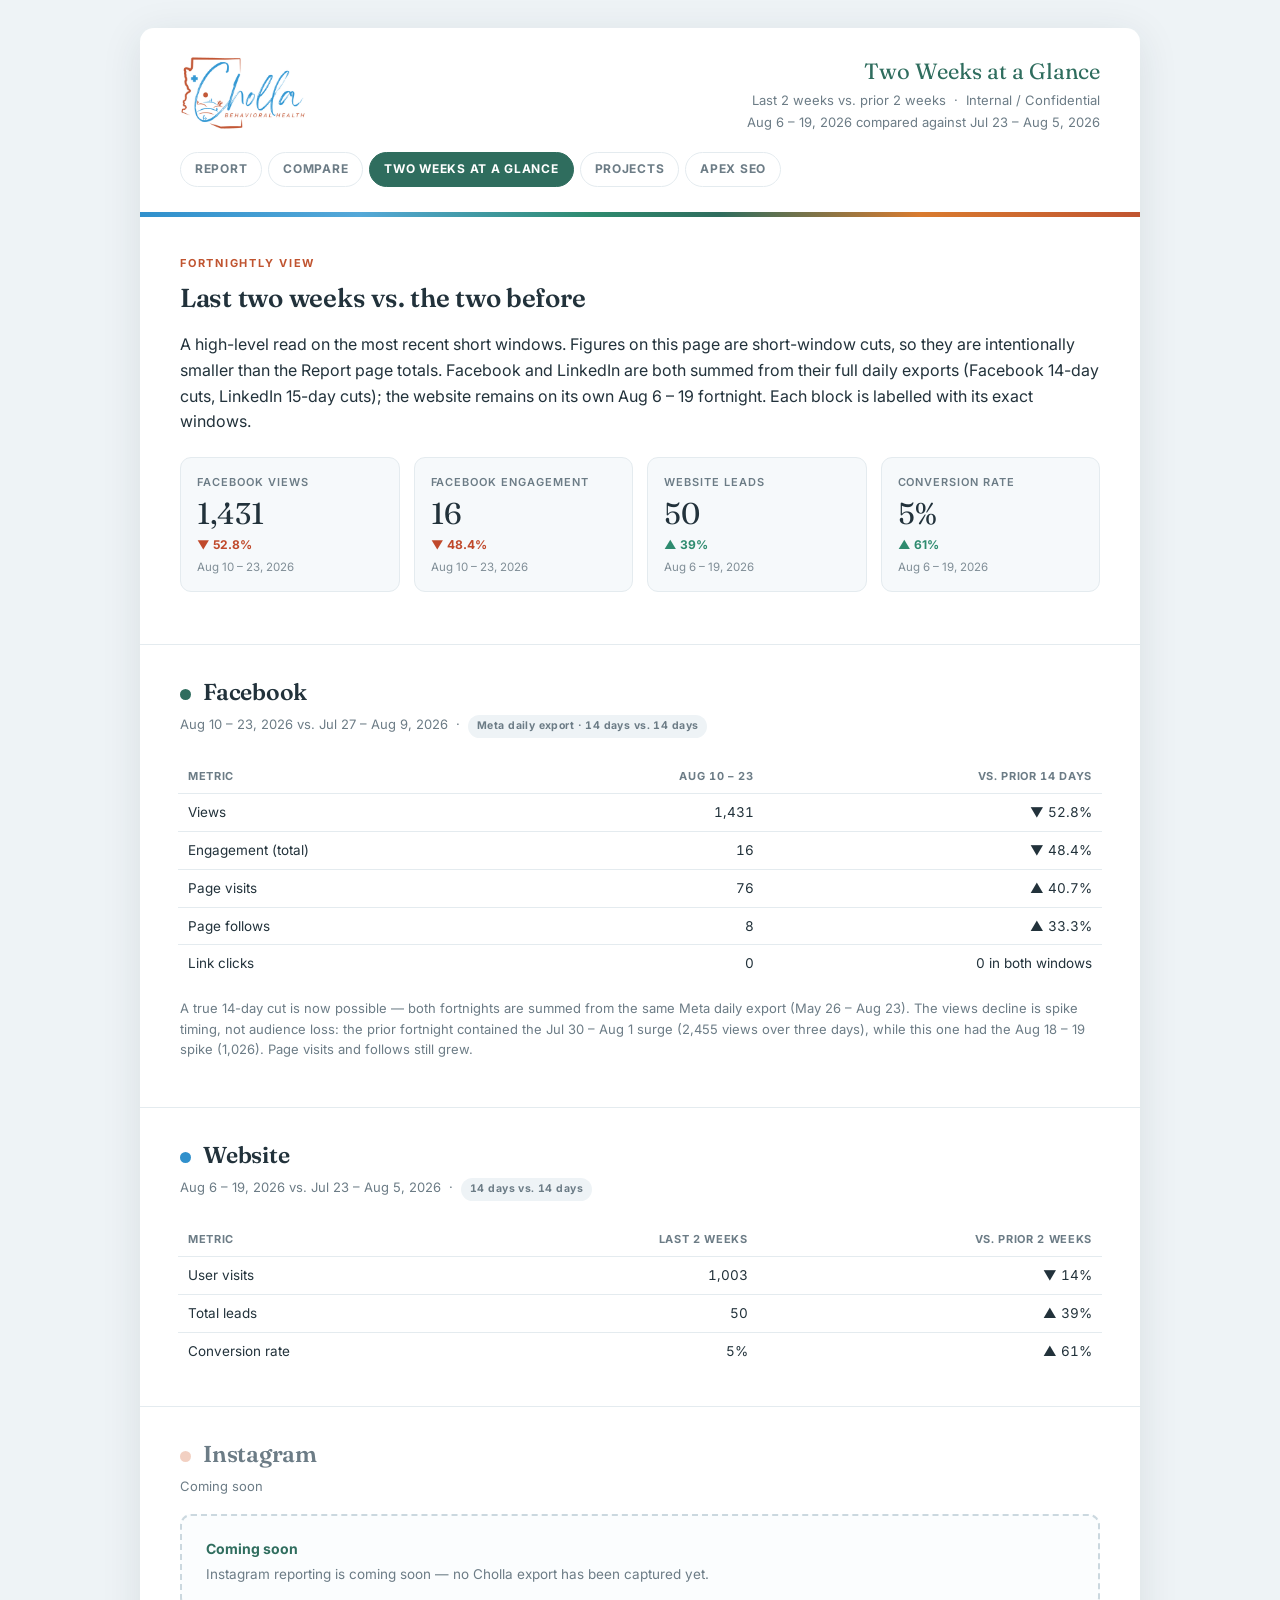
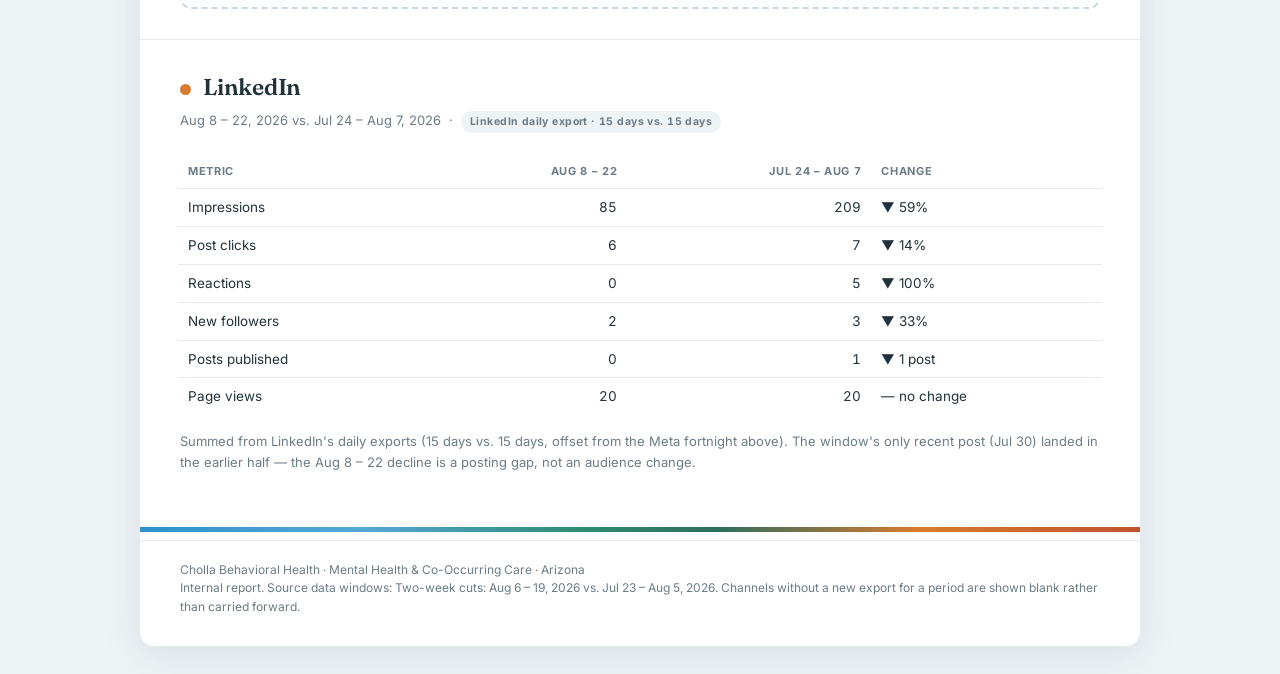
<file: twoweeks.html>
<!DOCTYPE html>
<html lang="en"><head><meta charset="utf-8">
<meta name="viewport" content="width=device-width, initial-scale=1">
<title>Cholla Behavioral Health — Two Weeks at a Glance</title>
<link rel="preconnect" href="https://fonts.googleapis.com">
<link href="https://fonts.googleapis.com/css2?family=Fraunces:opsz,wght@9..144,500;9..144,600&family=Inter:wght@400;500;600;700&display=swap" rel="stylesheet">
<link rel="stylesheet" href="report.css">
</head>
<body><div class="sheet" id="sheet"></div>
<script src="data.js"></script>
<script src="ui.js"></script>
<script>
/* headline tiles pulled straight from the two-week table rows */
function headline() {
  var fb = TWOWEEK.channels[0], web = TWOWEEK.channels[1];
  function row(ch, name) {
    for (var i = 0; i < ch.rows.length; i++) { if (ch.rows[i][0] === name) { return ch.rows[i]; } }
    return null;
  }
  var v = row(fb, 'Views'), e = row(fb, 'Engagement (total)'),
      l = row(web, 'Total leads'), c = row(web, 'Conversion rate');
  var fbw = fb.kpiWindow || TWOWEEK.last;
  function dir(chg) { return String(chg).indexOf('▼') >= 0 ? 'down' : 'up'; }
  return kpis([
    { lab: 'Facebook views',     num: v[1], chg: v[2], dir: dir(v[2]), w: fbw },
    { lab: 'Facebook engagement',num: e[1], chg: e[2], dir: dir(e[2]), w: fbw },
    { lab: 'Website leads',      num: l[1], chg: l[2], dir: dir(l[2]), w: TWOWEEK.last },
    { lab: 'Conversion rate',    num: c[1], chg: c[2], dir: dir(c[2]), w: TWOWEEK.last }
  ]);
}

function channelBlock(ch) {
  var meta = CHANNEL_META[ch.key];
  var s = '<section' + (ch.pending ? ' class="muted"' : '') + '>' +
    '<div class="sechead"><span class="dot" style="background:' + meta.color + '"></span><h2>' + esc(meta.name) + '</h2></div>';

  if (ch.pending) {
    return s + '<p class="sub">' + (ch.key === 'instagram' ? 'Coming soon' : 'Not available for this comparison') + '</p>' +
      '<div class="noexport"><b>' + (ch.key === 'instagram' ? 'Coming soon' : 'Not on a 14-day basis') + '</b>' +
      esc(ch.pending) + '</div></section>';
  }

  s += '<p class="sub">' + (ch.windowOverride
         ? esc(ch.windowOverride) + ' &nbsp;·&nbsp; <span class="win-chip">' + esc(ch.windowChip || '15 days vs. 15 days') + '</span>'
         : esc(TWOWEEK.last) + ' vs. ' + esc(TWOWEEK.prior) + ' &nbsp;·&nbsp; <span class="win-chip">14 days vs. 14 days</span>') +
       '</p>' + table(ch.head, ch.rows);
  if (ch.extra) {
    s += card(ch.extra.title, table(ch.extra.head, ch.extra.rows));
  }
  if (ch.note) {
    s += '<p class="sub" style="margin-top:10px">' + ch.note + '</p>';
  }
  return s + '</section>';
}

function render() {
  var blocks = '';
  TWOWEEK.channels.forEach(function (ch) { blocks += channelBlock(ch); });

  document.getElementById('sheet').innerHTML =
    pageHeader('Two Weeks at a Glance',
      'Last 2 weeks vs. prior 2 weeks &nbsp;·&nbsp; Internal / Confidential',
      esc(TWOWEEK.last) + ' compared against ' + esc(TWOWEEK.prior), 'twoweeks') +
    '<section>' +
      '<div class="eyebrow">Fortnightly view</div>' +
      '<h2 style="font-size:26px;margin:6px 0 0">Last two weeks vs. the two before</h2>' +
      '<p class="lead">A high-level read on the most recent short windows. ' + TWOWEEK.note + '</p>' +
      headline() +
    '</section>' +
    blocks +
    pageFooter('Two-week cuts: ' + TWOWEEK.last + ' vs. ' + TWOWEEK.prior);

  applyDataLabels();
}
render();
</script>
</body></html>
</file>
<file: report.css>
:root{--blue:#3090CC;--teal:#2F6D5E;--coral:#C05430;--gold:#D97B2F;--ink:#22323B;--muted:#6C7C86;--line:#E4EBEF;--paper:#F6F9FB}
*{box-sizing:border-box}
body{margin:0;background:#eef3f6;color:var(--ink);
 font-family:Inter,-apple-system,BlinkMacSystemFont,"Segoe UI",Roboto,sans-serif;
 font-size:15px;line-height:1.55;-webkit-font-smoothing:antialiased}
.sheet{max-width:1000px;margin:28px auto;background:#fff;border-radius:14px;overflow:hidden;
 box-shadow:0 8px 40px rgba(34,50,59,.10)}
h1,h2,h3{font-family:Fraunces,Georgia,"Times New Roman",serif;font-weight:600;letter-spacing:-.01em}
.phoenix{height:5px;border:0;
 background:linear-gradient(90deg,#3090CC 0%,#54A8D8 22%,#2E8B6F 45%,#2F6D5E 58%,#D97B2F 78%,#C05430 100%);
 background-size:100% 100%}
/* header */
header{padding:26px 40px 20px;display:flex;align-items:center;justify-content:space-between;gap:24px;flex-wrap:wrap}
header img{height:74px;width:auto}
.rtitle{text-align:right}
.rtitle .k{font-family:Fraunces,serif;font-size:22px;color:var(--teal)}
.rtitle .s{color:var(--muted);font-size:13px;margin-top:2px}
.eyebrow{text-transform:uppercase;letter-spacing:.16em;font-size:11px;font-weight:700;color:var(--coral)}
/* sections */
section{padding:30px 40px}
section+section{border-top:1px solid var(--line)}
.sechead{display:flex;align-items:baseline;gap:12px;margin:0 0 4px}
.sechead h2{font-size:23px;margin:0}
.dot{width:11px;height:11px;border-radius:50%;display:inline-block}
.sub{color:var(--muted);font-size:13px;margin:0 0 18px}
p.lead{font-size:16px;line-height:1.6;margin:14px 0 22px}
/* kpi cards */
.kpis{display:grid;grid-template-columns:repeat(4,1fr);gap:14px;margin:22px 0}
.kpi{background:var(--paper);border:1px solid var(--line);border-radius:11px;padding:16px 16px 14px}
.kpi .lab{font-size:11px;text-transform:uppercase;letter-spacing:.09em;color:var(--muted);font-weight:600}
.kpi .num{font-family:Fraunces,serif;font-size:30px;line-height:1.1;margin:6px 0 2px}
.chg{font-size:12px;font-weight:700}
.kpi .note{font-size:11.5px;color:var(--muted)}
/* charts */
.chart{width:100%;height:auto;display:block;margin:6px 0 4px}
.bval{font:600 12px Inter,sans-serif;fill:var(--ink)}
.blab{font:500 11px Inter,sans-serif;fill:var(--muted)}
.hlab{font:600 12px Inter,sans-serif;fill:var(--ink)}
.hval{font:700 12px Inter,sans-serif;fill:var(--ink)}
.card{background:var(--paper);border:1px solid var(--line);border-radius:11px;padding:18px 20px;margin:6px 0 18px}
.card h3{font-size:15px;margin:0 0 10px;font-family:Inter,sans-serif;font-weight:700;letter-spacing:0}
.grid2{display:grid;grid-template-columns:1fr 1fr;gap:20px;align-items:start}
/* tables */
table{width:100%;border-collapse:collapse;font-size:13.5px;margin:4px 0 6px}
th,td{text-align:left;padding:8px 10px;border-bottom:1px solid var(--line)}
th{font-size:11px;text-transform:uppercase;letter-spacing:.06em;color:var(--muted);font-weight:700}
td.n,th.n{text-align:right;font-variant-numeric:tabular-nums}
tr:last-child td{border-bottom:0}
.tw{overflow-x:auto;-webkit-overflow-scrolling:touch;margin:0 -2px}
tbody tr:hover{background:#fafcfd}
.tag{display:inline-block;font-size:10.5px;font-weight:700;padding:2px 8px;border-radius:20px}
.tag.hi{background:#e6f4ee;color:#2E8B6F} .tag.lo{background:#fbeae6;color:#C0492B} .tag.eq{background:#eef3f6;color:var(--muted)}
/* callouts */
.flags{list-style:none;padding:0;margin:8px 0 0;counter-reset:f}
.flags li{position:relative;padding:12px 14px 12px 46px;border:1px solid var(--line);border-left:3px solid var(--coral);
 border-radius:8px;margin-bottom:10px;background:#fff;font-size:14px}
.flags li::before{counter-increment:f;content:counter(f);position:absolute;left:14px;top:12px;
 width:20px;height:20px;border-radius:50%;background:var(--coral);color:#fff;font:700 11px Inter;display:flex;align-items:center;justify-content:center}
.warn{background:#fbf3ec;border:1px solid #f0d9c6;border-radius:9px;padding:12px 16px;font-size:13px;color:#7a4a24;margin-top:6px}
.warn b{color:#B23A1B}
.legend{display:flex;gap:18px;font-size:12px;color:var(--muted);margin:2px 0 14px}
.legend span{display:inline-flex;align-items:center;gap:6px}
.legend i{width:10px;height:10px;border-radius:2px;display:inline-block}
.placeholder{border:2px dashed #cbd8df;border-radius:11px;padding:26px;text-align:center;color:var(--muted);background:#fbfdfe}
footer{padding:20px 40px 30px;color:var(--muted);font-size:12px;border-top:1px solid var(--line)}
@media (max-width:720px){.kpis{grid-template-columns:1fr 1fr;gap:10px}.grid2{grid-template-columns:1fr}section,header{padding-left:20px;padding-right:20px}header{justify-content:flex-start}header img{height:60px}.rtitle{text-align:left}h2{font-size:21px !important}p.lead{font-size:15px}/* tables: never clip; scroll horizontally, no cramped wrapping */.tw table{white-space:nowrap;width:auto;min-width:100%}th,td{padding:8px 11px;font-size:12.5px}.kpi .num{font-size:26px}}@media (max-width:400px){.kpis{grid-template-columns:1fr}}

@media(max-width:560px){
 .tw{overflow:visible;margin:0}
 table,tbody,tr,td{display:block;width:100%}
 thead{position:absolute;left:-9999px}
 tr{border:1px solid var(--line);border-radius:9px;margin:0 0 10px;background:#fff;overflow:hidden}
 td{display:flex;justify-content:space-between;gap:14px;align-items:baseline;text-align:right;
    border:0;border-bottom:1px solid var(--line);padding:9px 14px;font-size:13px;white-space:normal}
 td:last-child{border-bottom:0}
 td::before{content:attr(data-label);font-weight:700;color:var(--muted);text-transform:uppercase;
    font-size:10px;letter-spacing:.05em;text-align:left;flex:0 0 auto;align-self:center}
 td:not([data-label])::before{content:""}
}
@media print{body{background:#fff}.sheet{box-shadow:none;margin:0;max-width:none}section{break-inside:avoid}}

/* ── multi-period site additions ─────────────────────────────── */
/* top nav */
.topnav{display:flex;gap:6px;align-items:center;padding:0 40px 18px;flex-wrap:wrap}
.topnav a{font-size:12px;font-weight:700;letter-spacing:.06em;text-transform:uppercase;text-decoration:none;
 color:var(--muted);padding:7px 14px;border-radius:20px;border:1px solid var(--line);background:#fff}
.topnav a:hover{color:var(--teal);border-color:#cfdbe2}
.topnav a[aria-current="page"]{color:#fff;background:var(--teal);border-color:var(--teal)}
/* period selector */
.periodbar{display:flex;align-items:center;gap:12px;flex-wrap:wrap;padding:18px 40px;
 background:var(--paper);border-bottom:1px solid var(--line)}
.periodbar label{font-size:11px;text-transform:uppercase;letter-spacing:.09em;color:var(--muted);font-weight:700}
select{font-family:inherit;font-size:13.5px;color:var(--ink);background:#fff;border:1px solid var(--line);
 border-radius:8px;padding:8px 11px;min-width:150px;max-width:100%}
select:focus{outline:2px solid var(--blue);outline-offset:1px}
.periodbar .meta{font-size:12px;color:var(--muted);margin-left:auto}
/* "no new export" muted state */
.noexport{border:2px dashed #cbd8df;border-radius:11px;padding:22px 24px;background:#fbfdfe;color:var(--muted);font-size:13.5px}
.noexport b{display:block;color:var(--teal);font-size:14px;margin-bottom:4px;font-weight:700}
.noexport .win{font-variant-numeric:tabular-nums}
section.muted .sechead h2{color:var(--muted)}
section.muted .dot{opacity:.35}
/* source-window chip shown per channel */
.win-chip{display:inline-block;font-size:10.5px;font-weight:700;letter-spacing:.04em;padding:3px 9px;border-radius:20px;
 background:#eef3f6;color:var(--muted);font-variant-numeric:tabular-nums;white-space:nowrap}
/* compare page controls */
.controls{display:grid;grid-template-columns:repeat(3,1fr);gap:14px;margin:6px 0 4px}
.controls .f{display:flex;flex-direction:column;gap:6px}
.controls label{font-size:11px;text-transform:uppercase;letter-spacing:.09em;color:var(--muted);font-weight:700}
.pointpick{display:flex;flex-wrap:wrap;gap:8px;margin:14px 0 2px}
.pointpick .p{display:inline-flex;align-items:center;gap:7px;font-size:12.5px;background:#fff;border:1px solid var(--line);
 border-radius:20px;padding:6px 12px;cursor:pointer;user-select:none}
.pointpick .p input{accent-color:var(--blue);margin:0}
.pointpick .p.on{border-color:var(--blue);box-shadow:0 0 0 1px var(--blue) inset}
.empty{border:2px dashed #cbd8df;border-radius:11px;padding:26px;text-align:center;color:var(--muted);background:#fbfdfe;font-size:13.5px}
@media (max-width:720px){
 .topnav,.periodbar{padding-left:20px;padding-right:20px}
 .periodbar .meta{margin-left:0;flex-basis:100%}
 .controls{grid-template-columns:1fr}
}

/* ── touch targets ─────────────────────────────────────────────────────
   Touch devices and narrow viewports get 44px-minimum hit areas.        */
@media (max-width:720px), (pointer:coarse) {
  select{min-height:44px;padding:10px 12px;font-size:15px}  /* 15px avoids iOS zoom-on-focus */
  .topnav a{min-height:44px;display:inline-flex;align-items:center;padding:0 16px}
  .pointpick .p{min-height:44px;padding:0 15px;font-size:13.5px}
  .pointpick .p input{width:19px;height:19px}
  .periodbar{padding-top:14px;padding-bottom:14px}
  .periodbar label{flex:0 0 100%}
  .periodbar select{flex:1 1 auto}
}
/* charts render 1:1, so never let one be upscaled past its natural size */
.chart{max-width:100%}

/* ── project tracker ─────────────────────────────────────────────────── */
.addform{display:grid;grid-template-columns:2fr 1fr 1fr 1fr 1fr auto;gap:12px;align-items:end}
.addform .f{display:flex;flex-direction:column;gap:6px}
.addform label{font-size:11px;text-transform:uppercase;letter-spacing:.09em;color:var(--muted);font-weight:700}
.addform input[type=text]{font-family:inherit;font-size:13.5px;color:var(--ink);background:#fff;
 border:1px solid var(--line);border-radius:8px;padding:9px 11px;width:100%}
.addform input[type=text]:focus{outline:2px solid var(--blue);outline-offset:1px}
.btn{font-family:inherit;font-size:13px;font-weight:700;color:#fff;background:var(--teal);border:0;
 border-radius:8px;padding:10px 20px;cursor:pointer;min-height:40px}
.btn:hover{background:#234353}
.btn.ghost{background:transparent;color:#C0492B;border:1px solid var(--line);padding:5px 11px;min-height:0;font-size:11px}
.btn.ghost:hover{background:#fbeae6}
.statsel{font-size:12px;padding:5px 8px;min-width:0;min-height:0;border-radius:7px}
.chips{display:flex;gap:10px;flex-wrap:wrap;margin:14px 0 4px}
.chips .c{font-size:12px;font-weight:700;padding:5px 12px;border-radius:20px;background:var(--paper);border:1px solid var(--line);color:var(--muted)}
@media (max-width:720px), (pointer:coarse){
 .addform{grid-template-columns:1fr}
 .addform input[type=text]{min-height:44px;font-size:15px}
 .btn{min-height:44px}
 .statsel{min-height:38px}
}

/* importance tags */
.tag.hot{background:#fbeae6;color:#C0492B}
.tag.med{background:#fdf3e0;color:#B06F14}
.tag.cold{background:#e8f4fb;color:#17739E}
input[type=date].statsel{font-family:inherit;color:var(--ink);background:#fff;border:1px solid var(--line)}
.addform input[type=date]{font-family:inherit;font-size:13.5px;color:var(--ink);background:#fff;
 border:1px solid var(--line);border-radius:8px;padding:8px 11px;width:100%}
@media (max-width:720px), (pointer:coarse){.addform input[type=date]{min-height:44px;font-size:15px}}
</file>
